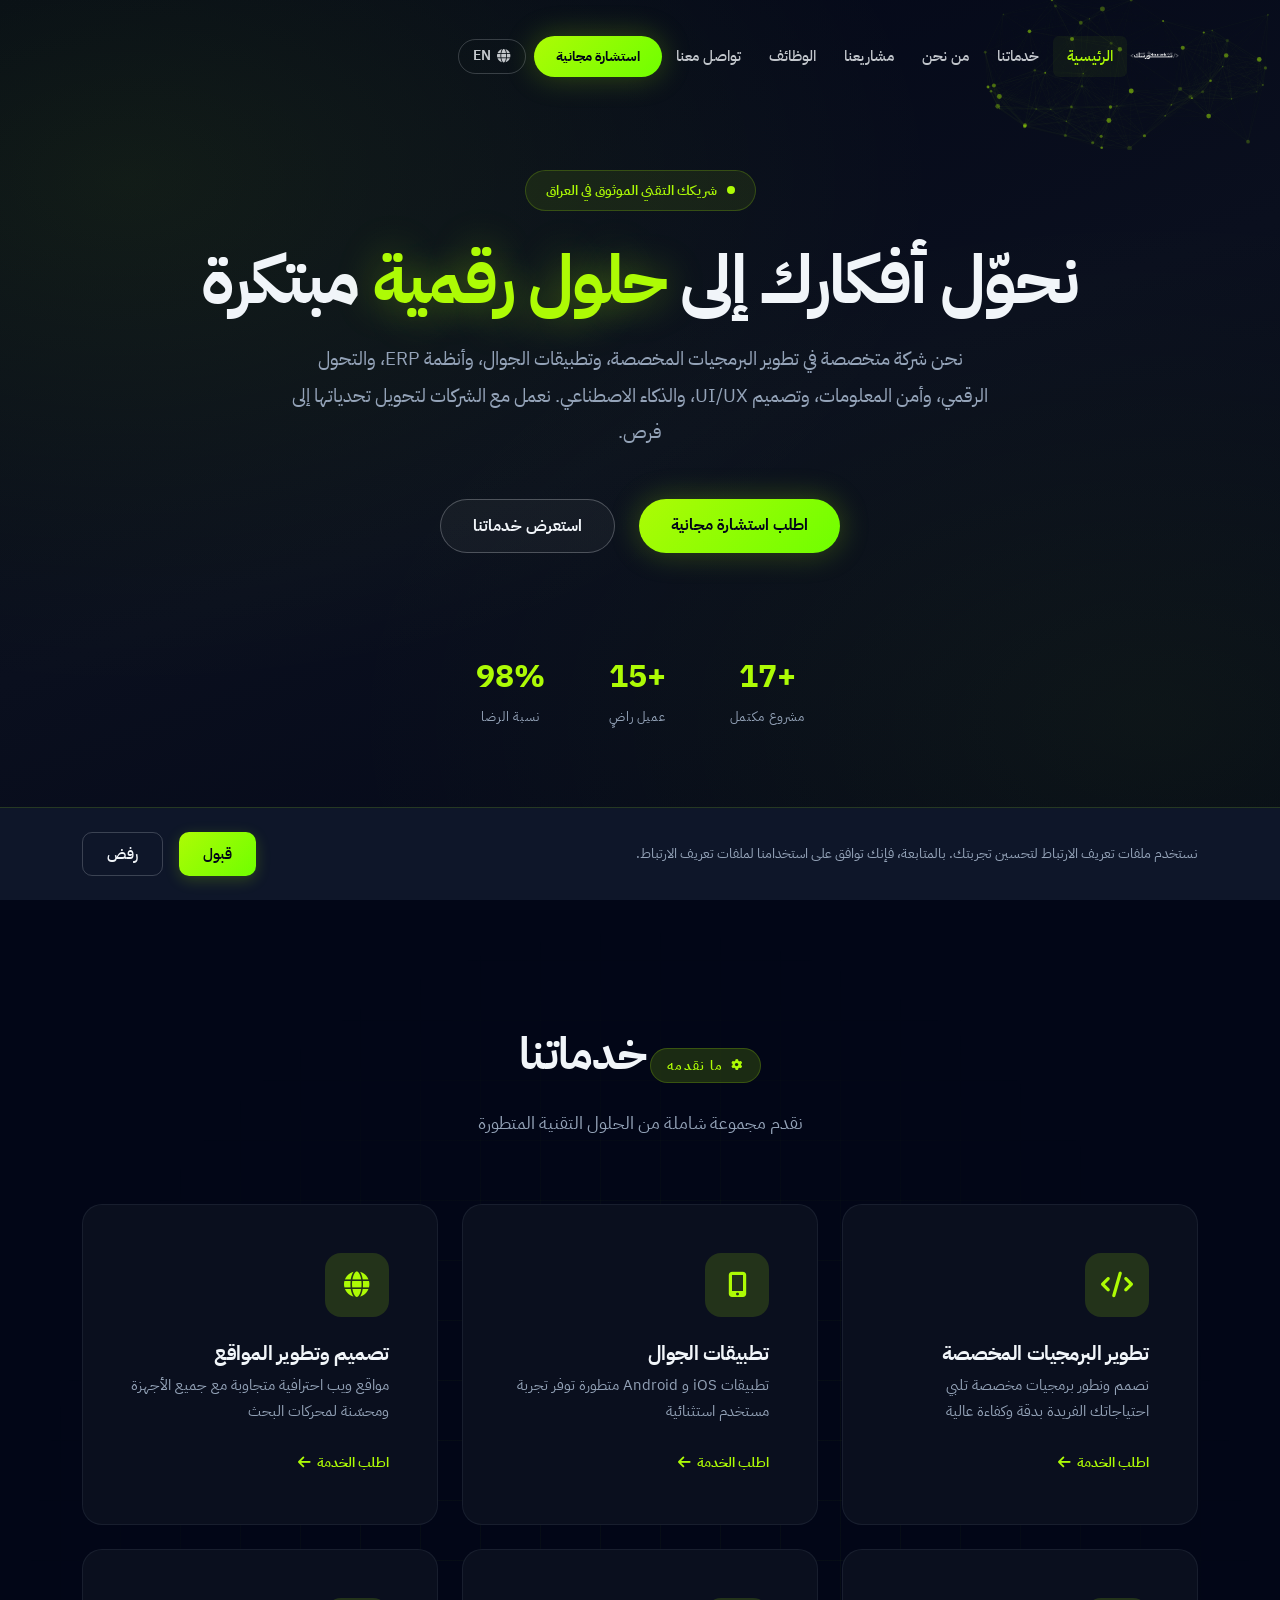
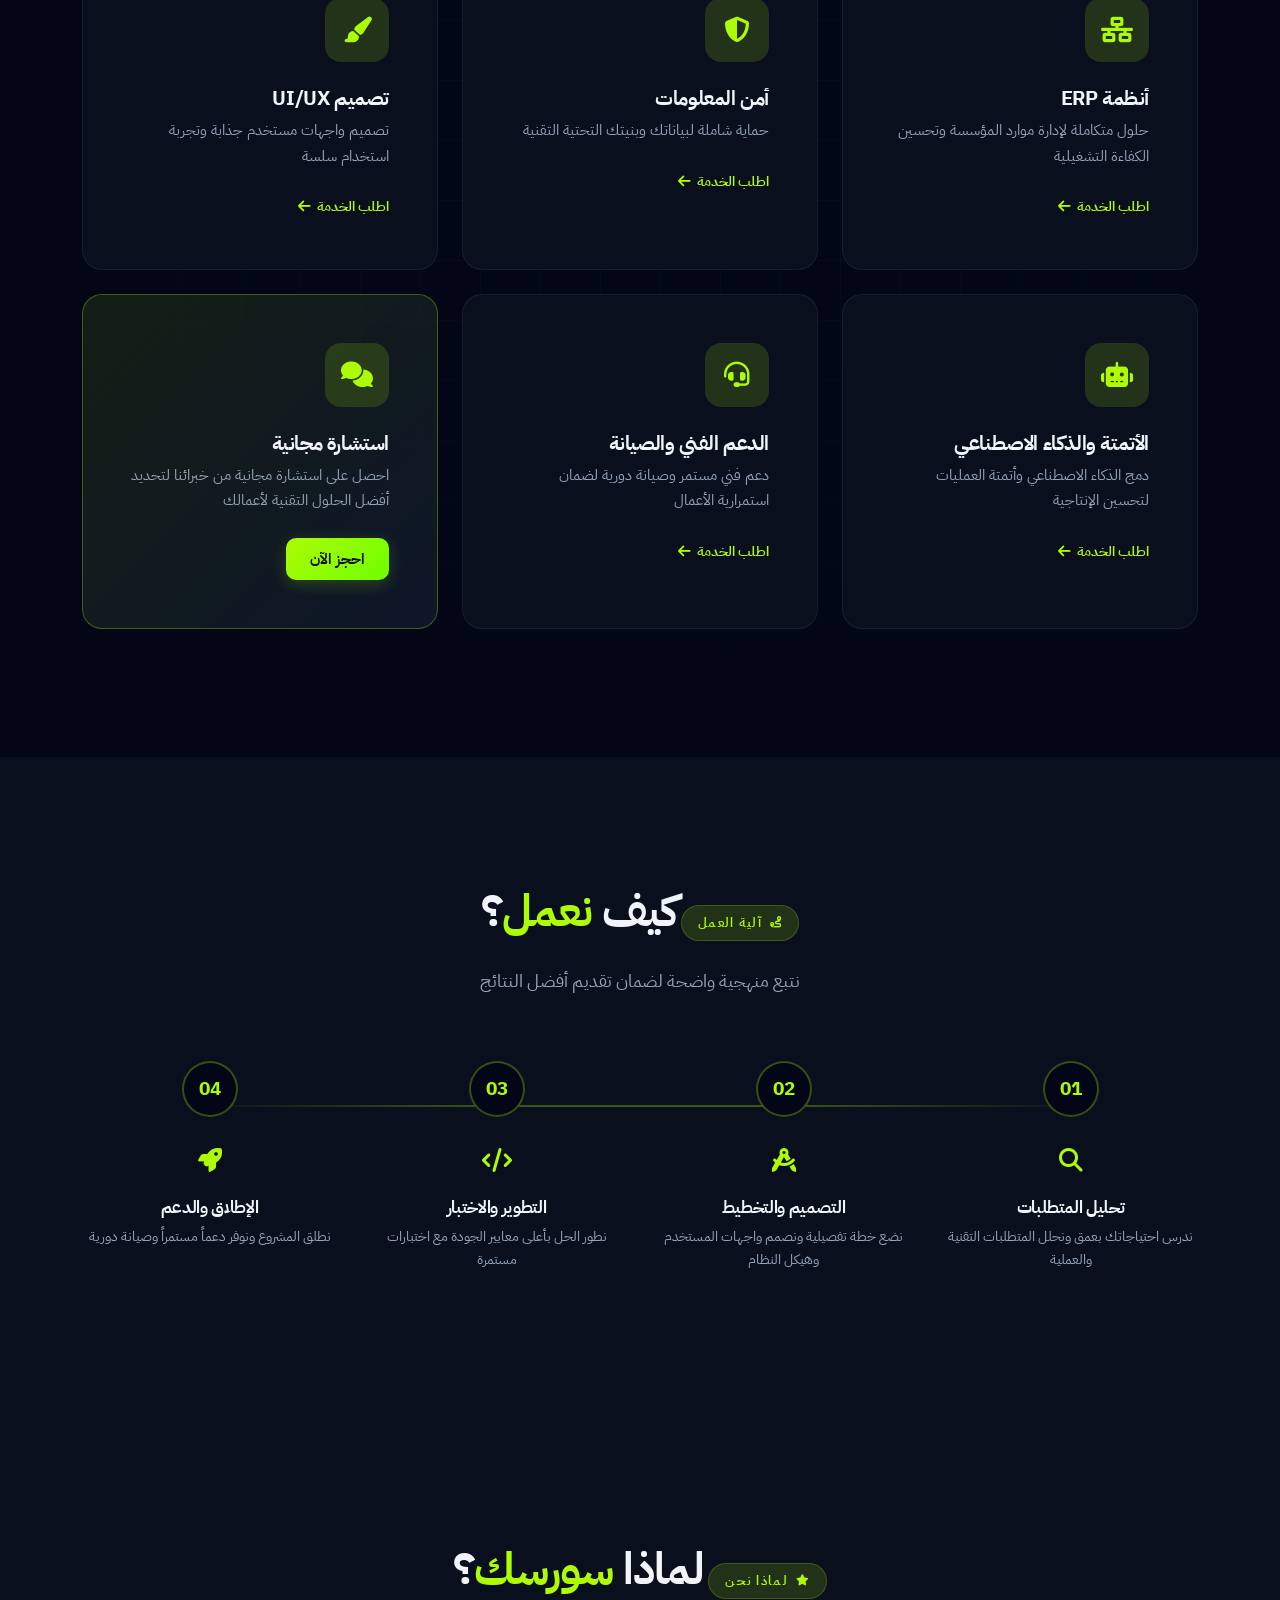
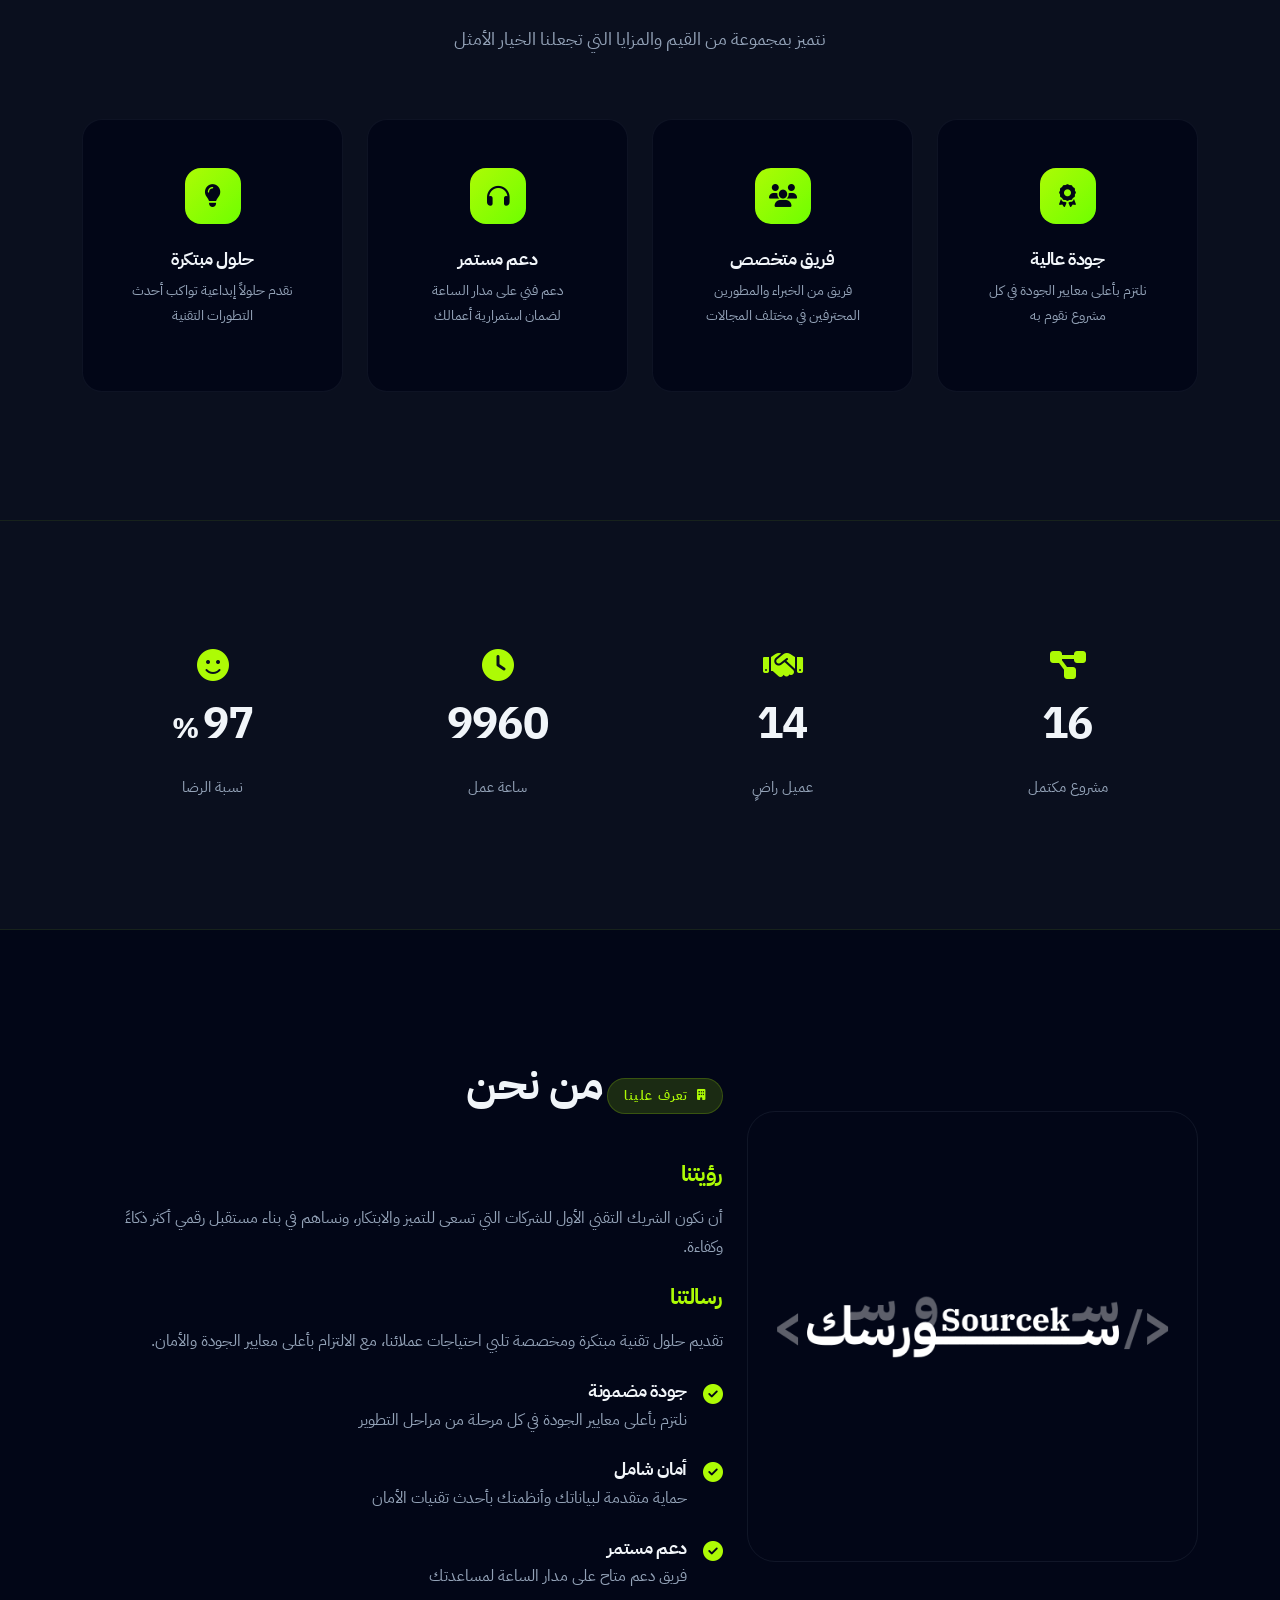
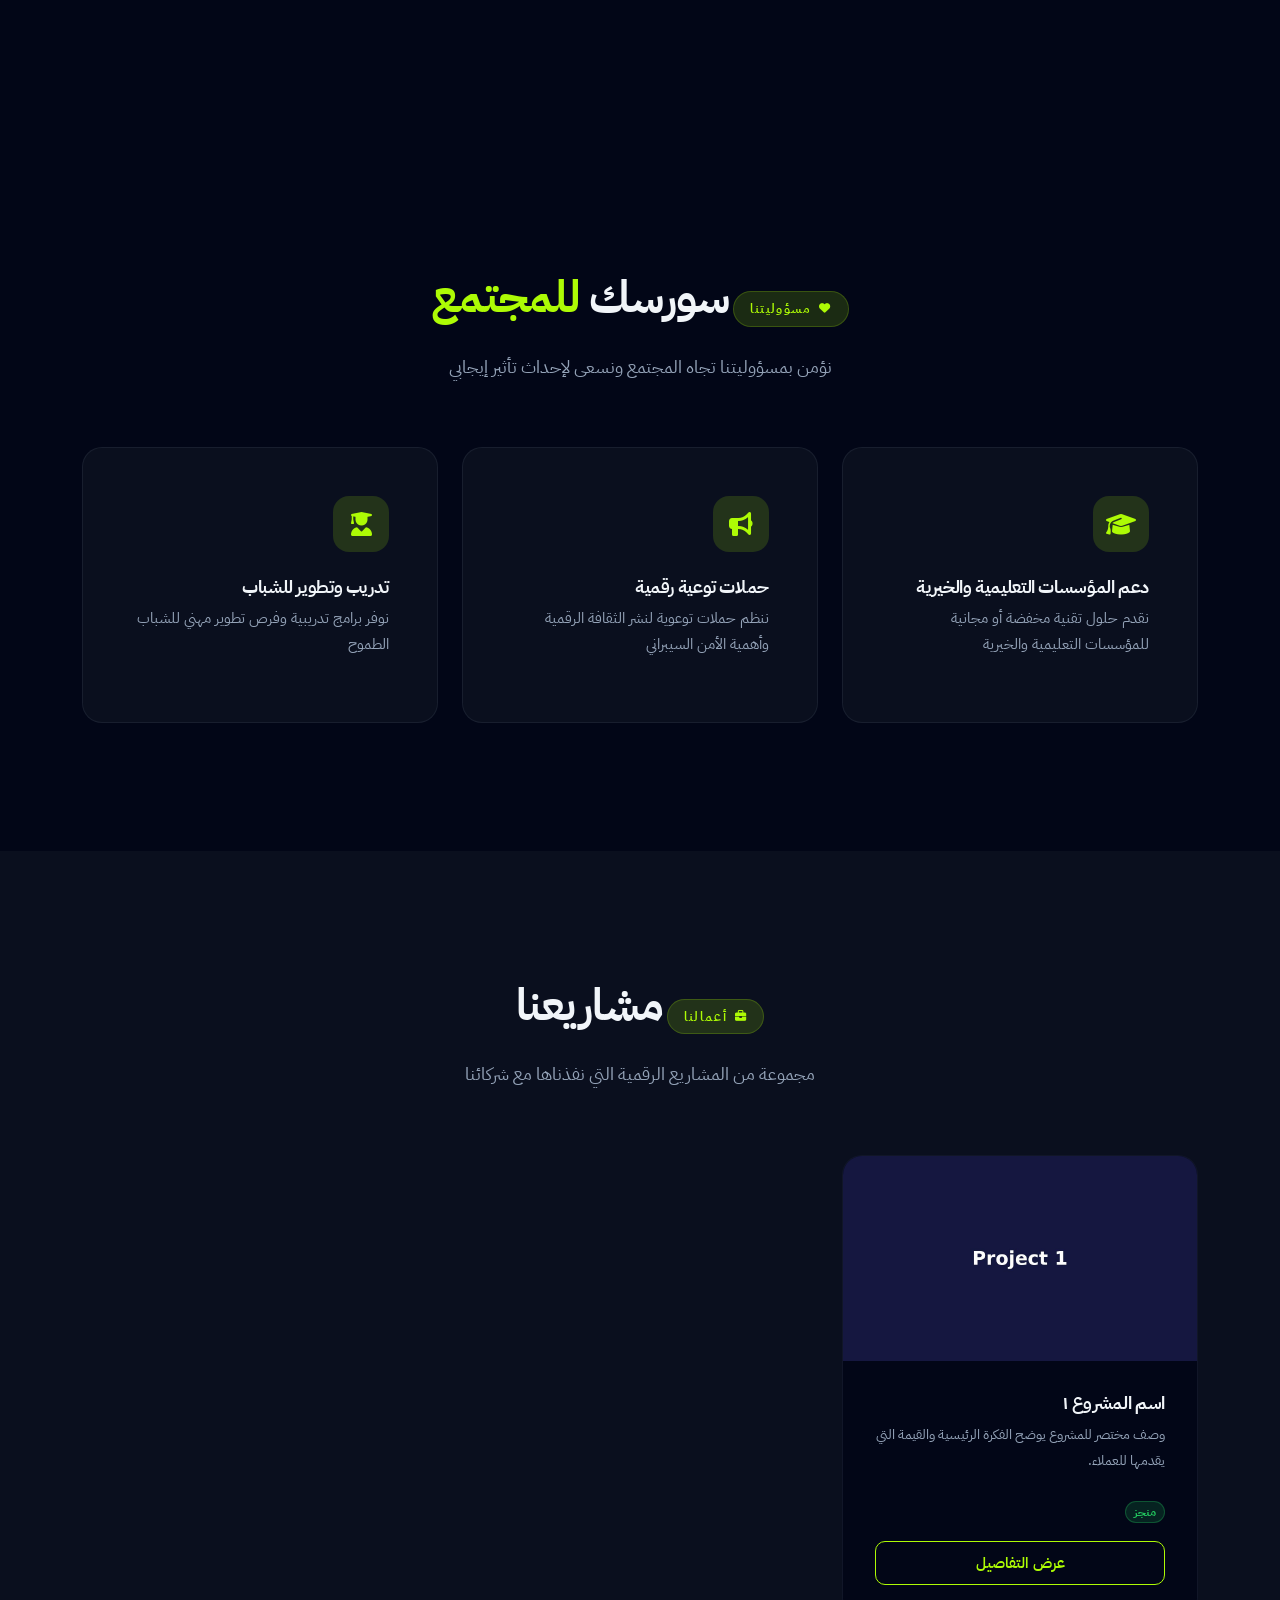
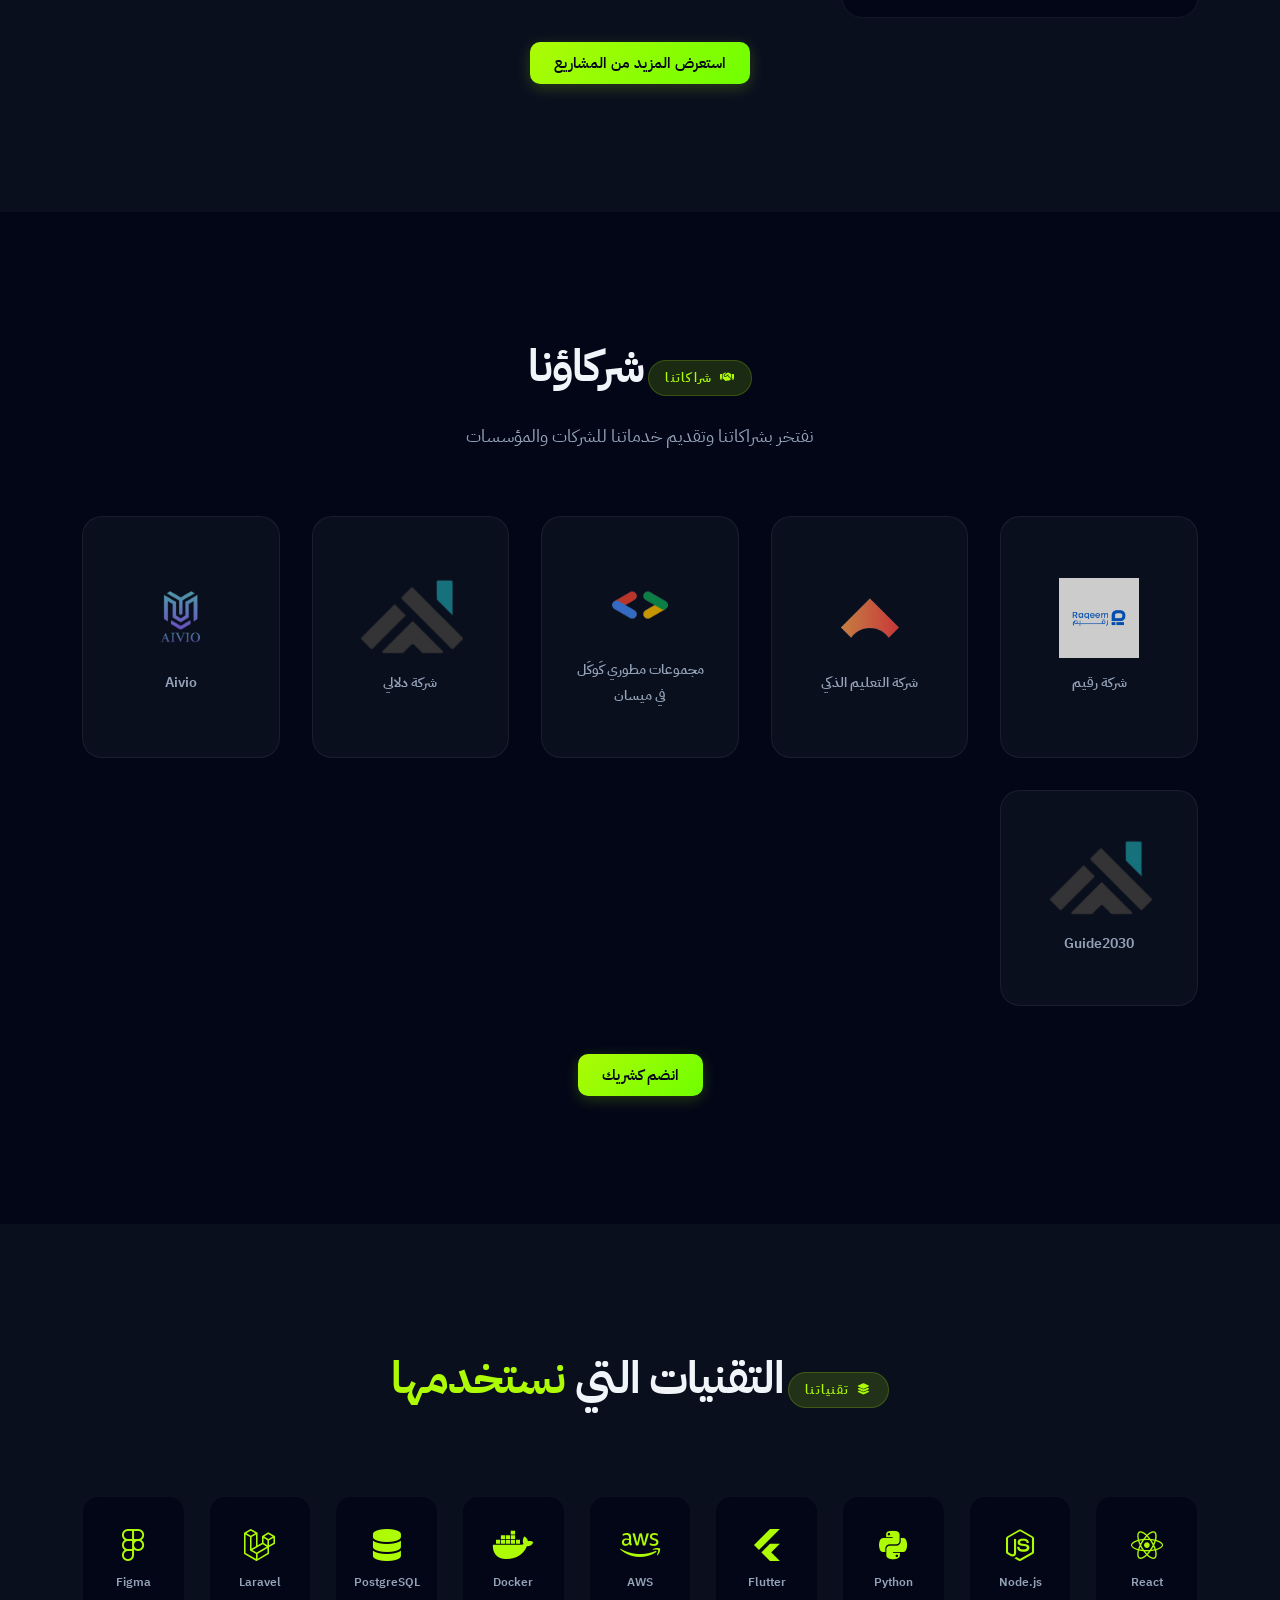
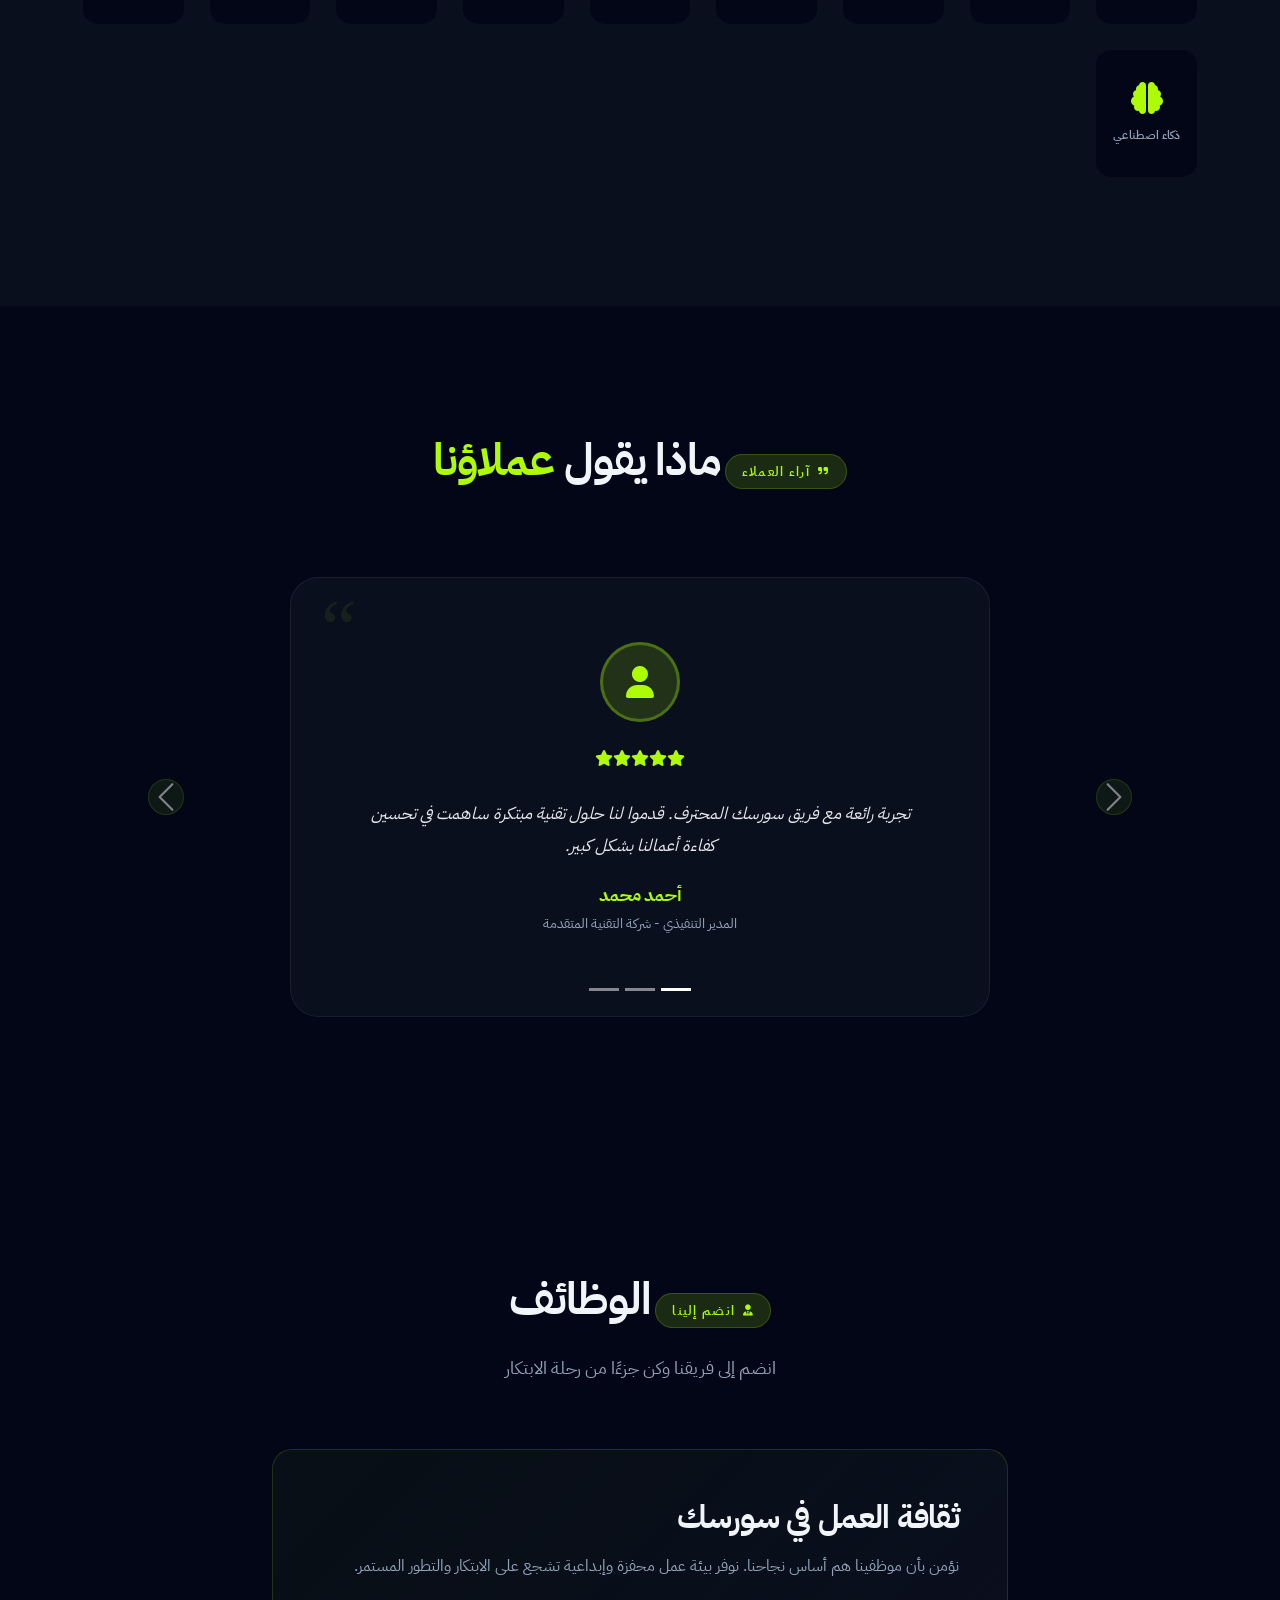
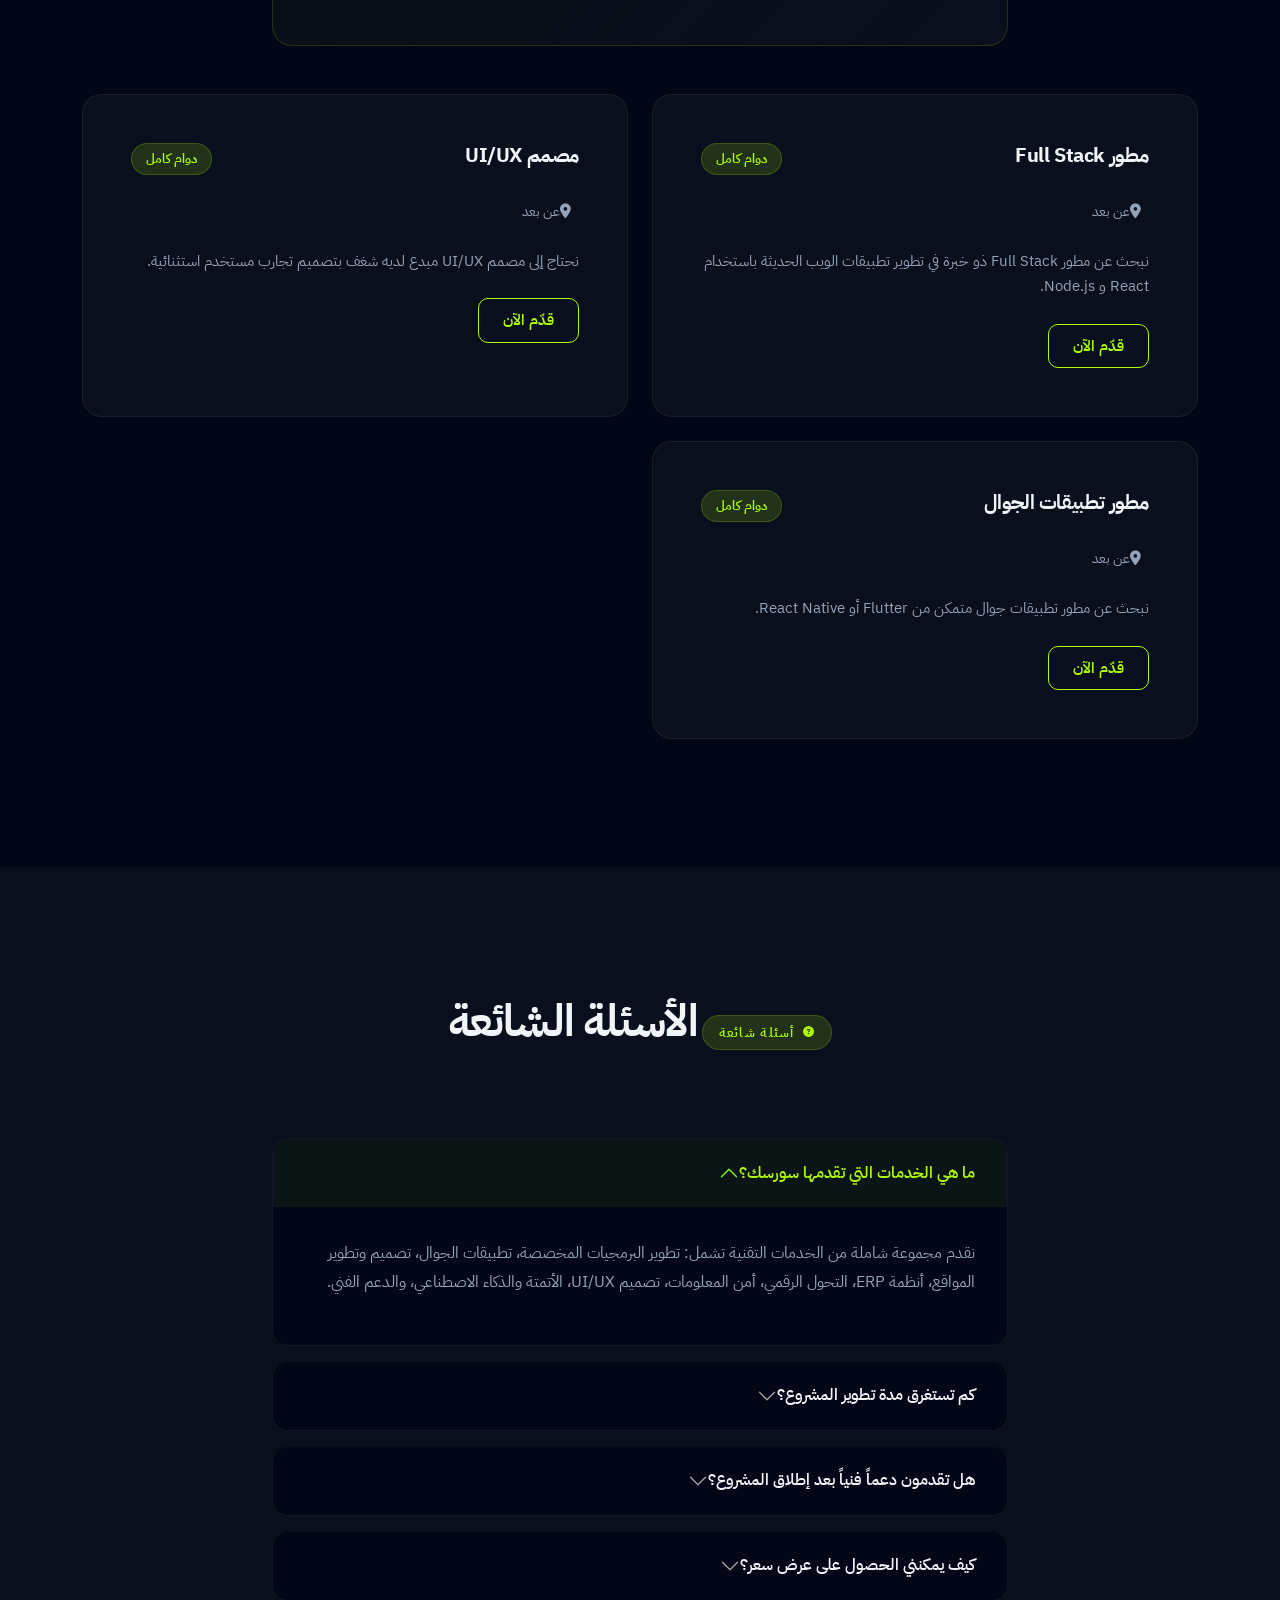
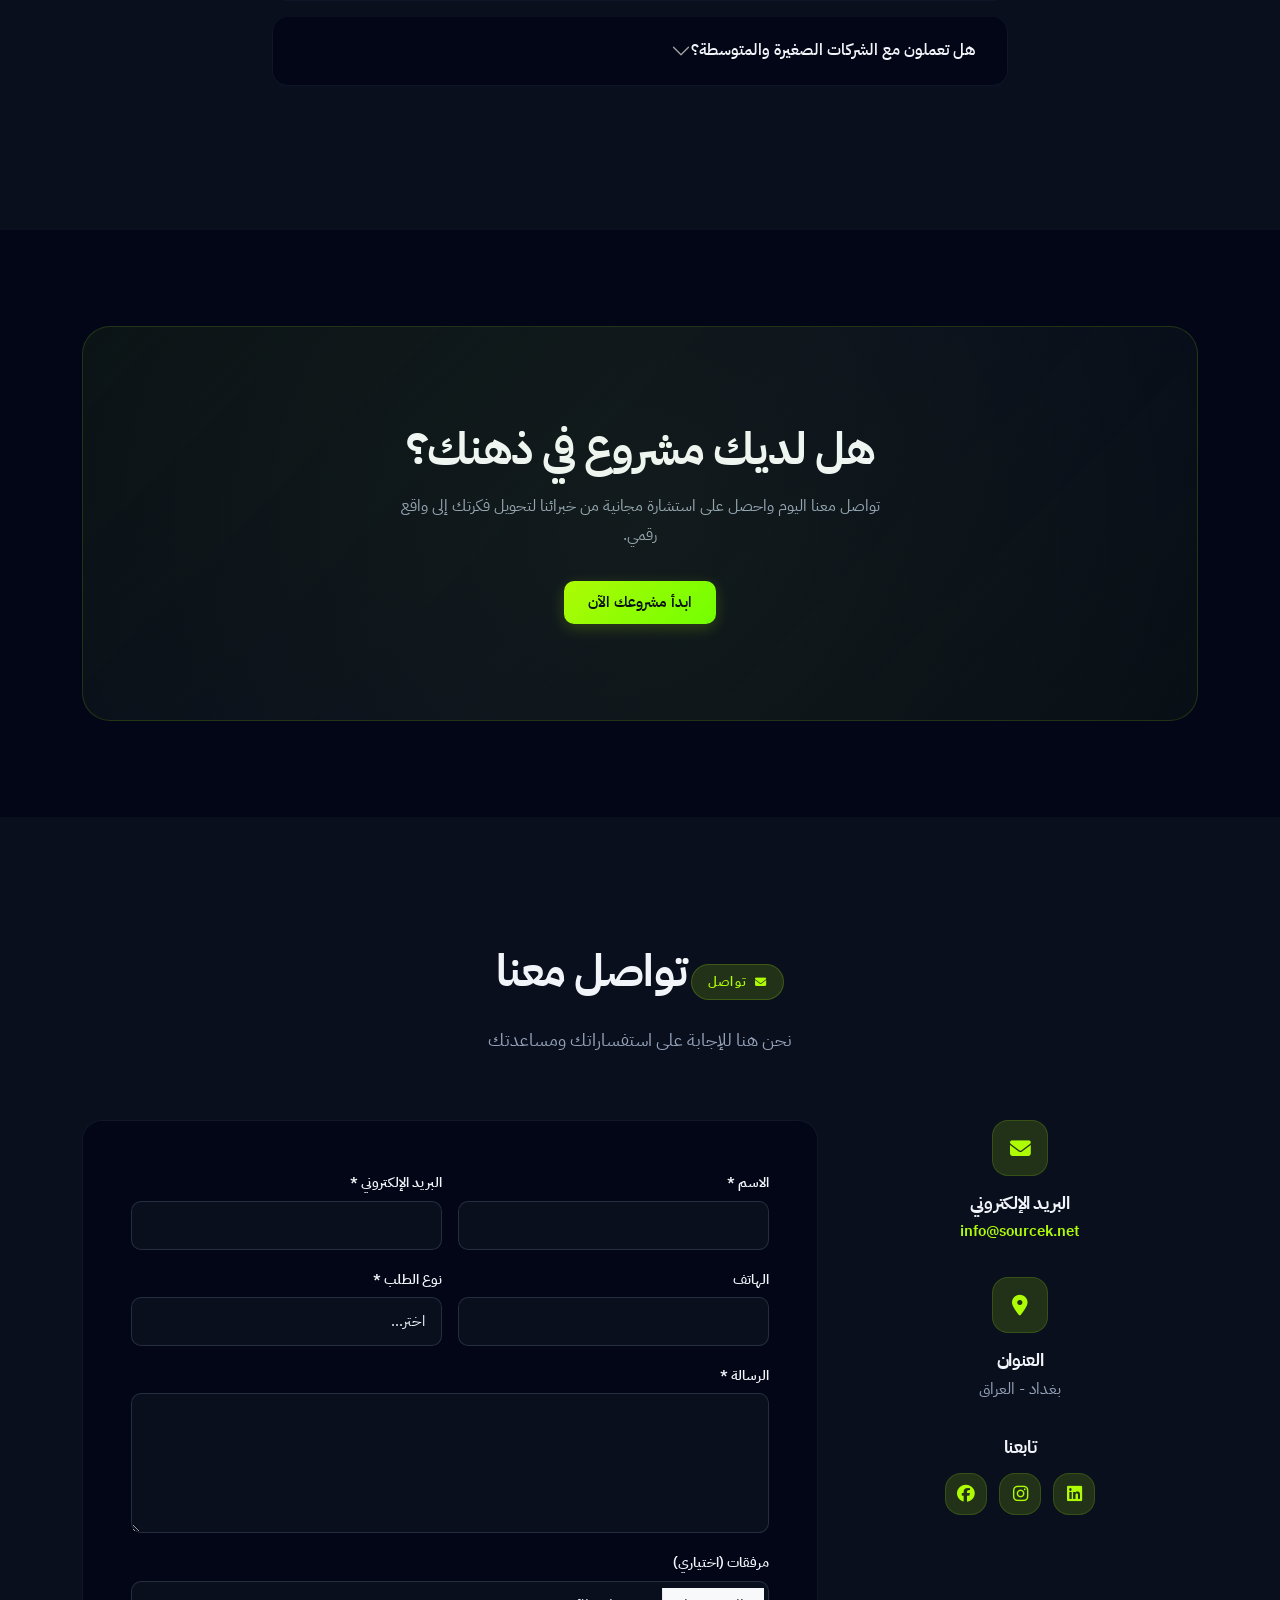
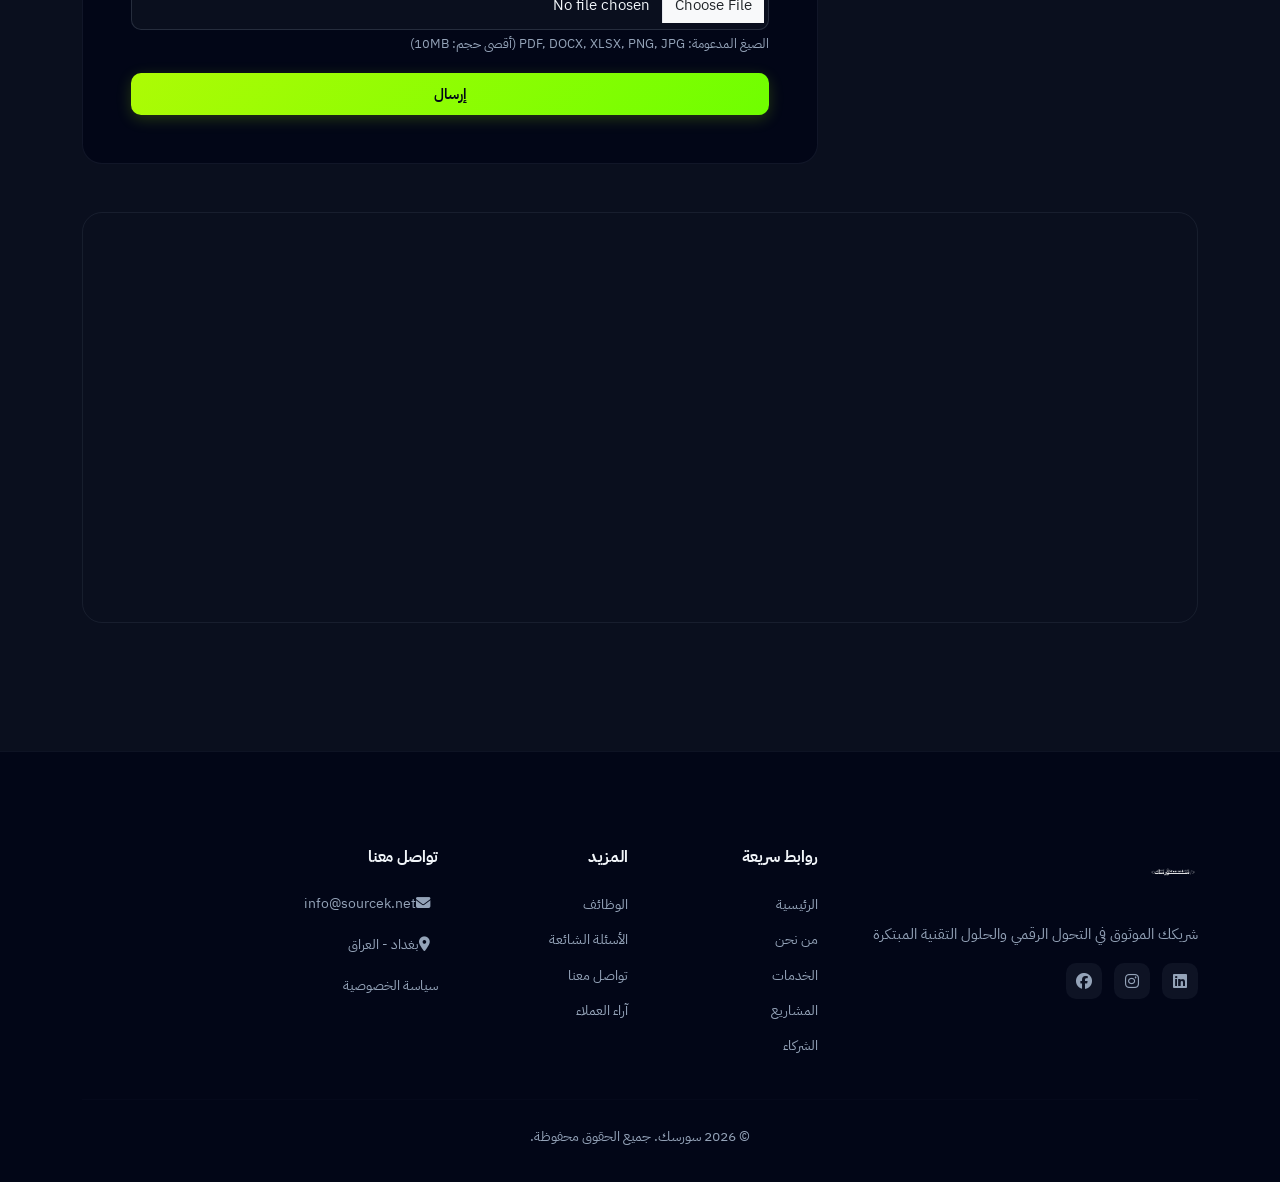
<file: index.html>
<!DOCTYPE html>
<html lang="ar" dir="rtl">
<head>
    <meta charset="UTF-8">
    <meta name="viewport" content="width=device-width, initial-scale=1.0">
    
    <!-- Security Headers -->
    <meta http-equiv="X-Content-Type-Options" content="nosniff">
    <meta http-equiv="X-Frame-Options" content="SAMEORIGIN">
    <meta name="referrer" content="strict-origin-when-cross-origin">
    
    <!-- SEO Meta Tags -->
    <title data-ar="سورسك - شريكك في التحول الرقمي والتطوير البرمجي" data-en="Sourcek - Your Partner in Digital Transformation and Software Development">سورسك - شريكك في التحول الرقمي والتطوير البرمجي</title>
    <meta name="description" data-ar="سورسك شركة رائدة في تطوير البرمجيات المخصصة، تطبيقات الجوال، أنظمة ERP، الذكاء الاصطناعي والتحول الرقمي. نقدم حلول تقنية مبتكرة تدعم نمو أعمالك." data-en="Sourcek is a leading company in custom software development, mobile applications, ERP systems, artificial intelligence and digital transformation." content="سورسك شركة رائدة في تطوير البرمجيات المخصصة، تطبيقات الجوال، أنظمة ERP، الذكاء الاصطناعي والتحول الرقمي. نقدم حلول تقنية مبتكرة تدعم نمو أعمالك.">
    <meta name="keywords" content="تطوير البرمجيات, تطبيقات الجوال, ERP, التحول الرقمي, الذكاء الاصطناعي, أمن المعلومات, UI/UX, software development, mobile apps, digital transformation, AI">
    <meta name="author" content="Sourcek">
    <link rel="canonical" href="https://sourcek.net/">
    
    <!-- Open Graph -->
    <meta property="og:title" content="سورسك - شريكك في التحول الرقمي والتطوير البرمجي">
    <meta property="og:description" content="سورسك شركة رائدة في تطوير البرمجيات المخصصة، تطبيقات الجوال، أنظمة ERP، الذكاء الاصطناعي والتحول الرقمي.">
    <meta property="og:type" content="website">
    <meta property="og:url" content="https://sourcek.net/">
    <meta property="og:image" content="https://sourcek.net/assets/img/og-image.jpg">
    <meta property="og:locale" content="ar_AR">
    <meta property="og:locale:alternate" content="en_US">
    
    <!-- Twitter Card -->
    <meta name="twitter:card" content="summary_large_image">
    <meta name="twitter:title" content="سورسك - شريكك في التحول الرقمي والتطوير البرمجي">
    <meta name="twitter:description" content="سورسك شركة رائدة في تطوير البرمجيات المخصصة، تطبيقات الجوال، أنظمة ERP، الذكاء الاصطناعي والتحول الرقمي.">
    <meta name="twitter:image" content="https://sourcek.net/assets/img/twitter-card.jpg">
    
    <!-- Fonts -->
    <link rel="preconnect" href="https://fonts.googleapis.com">
    <link rel="preconnect" href="https://fonts.gstatic.com" crossorigin>
    <link href="https://fonts.googleapis.com/css2?family=IBM+Plex+Sans+Arabic:wght@300;400;500;600;700&family=Outfit:wght@300;400;500;600;700;800;900&family=JetBrains+Mono:wght@400;500&display=swap" rel="stylesheet">
    
    <!-- Bootstrap 5 CSS -->
    <link href="https://cdn.jsdelivr.net/npm/bootstrap@5.3.2/dist/css/bootstrap.min.css" rel="stylesheet" integrity="sha384-T3c6CoIi6uLrA9TneNEoa7RxnatzjcDSCmG1MXxSR1GAsXEV/Dwwykc2MPK8M2HN" crossorigin="anonymous">
    
    <!-- Font Awesome -->
    <link rel="stylesheet" href="https://cdnjs.cloudflare.com/ajax/libs/font-awesome/6.5.1/css/all.min.css" integrity="sha512-DTOQO9RWCH3ppGqcWaEA1BIZOC6xxalwEsw9c2QQeAIftl+Vegovlnee1c9QX4TctnWMn13TZye+giMm8e2LwA==" crossorigin="anonymous" referrerpolicy="no-referrer">
    
    <!-- Custom CSS -->
    <link rel="stylesheet" href="assets/css/main.css">
    
    <!-- Schema.org JSON-LD -->
    <script type="application/ld+json">
    {
      "@context": "https://schema.org",
      "@type": "Organization",
      "name": "Sourcek",
      "alternateName": "سورسك",
      "url": "https://sourcek.net",
      "logo": "https://sourcek.net/assets/img/logo.png",
      "email": "info@sourcek.net",
      "sameAs": [
        "https://www.linkedin.com/company/sourcek",
        "https://www.instagram.com/sourcek.iq",
        "https://www.facebook.com/people/Sourcek/61582160223405/"
      ],
      "contactPoint": {
        "@type": "ContactPoint",
        "email": "info@sourcek.net",
        "contactType": "Customer Service",
        "availableLanguage": ["Arabic", "English"]
      }
    }
    </script>
</head>
<body>
    
    <!-- Cookie Consent Banner -->
    <div id="cookieConsent" class="cookie-consent" style="display: none;">
        <div class="container">
            <div class="cookie-content">
                <p data-ar="نستخدم ملفات تعريف الارتباط لتحسين تجربتك. بالمتابعة، فإنك توافق على استخدامنا لملفات تعريف الارتباط." data-en="We use cookies to improve your experience. By continuing, you agree to our use of cookies.">نستخدم ملفات تعريف الارتباط لتحسين تجربتك. بالمتابعة، فإنك توافق على استخدامنا لملفات تعريف الارتباط.</p>
                <div class="cookie-buttons">
                    <button id="acceptCookies" class="btn btn-primary btn-sm" data-ar="قبول" data-en="Accept">قبول</button>
                    <button id="rejectCookies" class="btn btn-outline-light btn-sm" data-ar="رفض" data-en="Reject">رفض</button>
                </div>
            </div>
        </div>
    </div>

    <!-- Back to Top Button -->
    <button id="backToTop" aria-label="Back to top" style="position:fixed;bottom:30px;right:30px;z-index:999;width:46px;height:46px;border-radius:50%;background:rgba(173,251,5,0.12);border:1px solid rgba(173,251,5,0.25);color:#adfb05;font-size:1.1rem;cursor:pointer;opacity:0;pointer-events:none;transition:all 0.3s ease;display:flex;align-items:center;justify-content:center;backdrop-filter:blur(10px);">
        <i class="fas fa-arrow-up"></i>
    </button>
    <style>#backToTop.visible{opacity:1;pointer-events:auto}#backToTop:hover{background:#adfb05;color:#020617;transform:translateY(-3px);box-shadow:0 0 25px rgba(173,251,5,0.3)}</style>

    <!-- Navbar -->
    <nav class="navbar navbar-expand-lg navbar-dark fixed-top" id="mainNav">
        <div class="container">
            <a class="navbar-brand" href="#home">
                <img src="./assets/img/logo.png" alt="Sourcek Logo" height="55">
            </a>
            
            <button class="navbar-toggler" type="button" data-bs-toggle="collapse" data-bs-target="#navbarNav" aria-controls="navbarNav" aria-expanded="false" aria-label="Toggle navigation">
                <span class="navbar-toggler-icon"></span>
            </button>
            
            <div class="collapse navbar-collapse" id="navbarNav">
                <ul class="navbar-nav ms-auto align-items-center">
                    <li class="nav-item">
                        <a class="nav-link" href="#home" data-ar="الرئيسية" data-en="Home">الرئيسية</a>
                    </li>
                    <li class="nav-item">
                        <a class="nav-link" href="#services" data-ar="خدماتنا" data-en="Services">خدماتنا</a>
                    </li>
                    <li class="nav-item">
                        <a class="nav-link" href="#about" data-ar="من نحن" data-en="About">من نحن</a>
                    </li>
                    <li class="nav-item">
                        <a class="nav-link" href="#projects" data-ar="مشاريعنا" data-en="Projects">مشاريعنا</a>
                    </li>
                    <li class="nav-item">
                        <a class="nav-link" href="#careers" data-ar="الوظائف" data-en="Careers">الوظائف</a>
                    </li>
                    <li class="nav-item">
                        <a class="nav-link" href="#contact" data-ar="تواصل معنا" data-en="Contact">تواصل معنا</a>
                    </li>
                    <li class="nav-item ms-2">
                        <a href="#contact" class="btn cta-btn" data-ar="استشارة مجانية" data-en="Free Consultation">استشارة مجانية</a>
                    </li>
                    <li class="nav-item ms-2">
                        <div class="language-switcher">
                            <button id="langSwitcher" class="btn btn-sm">
                                <i class="fas fa-globe"></i>
                                <span id="currentLang">EN</span>
                            </button>
                        </div>
                    </li>
                </ul>
            </div>
        </div>
    </nav>

    <!-- ==================== HERO SECTION ==================== -->
    <section id="home" class="hero-section">
        <canvas id="heroParticles"></canvas>
        <div class="container">
            <div class="row align-items-center min-vh-100">
                <div class="col-lg-10 mx-auto text-center hero-content">
                    <div class="hero-eyebrow">
                        <span class="pulse-dot"></span>
                        <span data-ar="شريكك التقني الموثوق في العراق" data-en="Your Trusted Tech Partner in Iraq">شريكك التقني الموثوق في العراق</span>
                    </div>
                    <h1 class="hero-title" data-ar="نحوّل أفكارك إلى <span class='text-glow'>حلول رقمية</span> مبتكرة" data-en="We Transform Your Ideas Into <span class='text-glow'>Digital Solutions</span>">نحوّل أفكارك إلى <span class="text-glow">حلول رقمية</span> مبتكرة</h1>
                    <p class="hero-subtitle" data-ar="نحن شركة متخصصة في تطوير البرمجيات المخصصة، وتطبيقات الجوال، وأنظمة ERP، والتحول الرقمي، وأمن المعلومات، وتصميم UI/UX، والذكاء الاصطناعي. نعمل مع الشركات لتحويل تحدياتها إلى فرص." data-en="We specialize in custom software, mobile apps, ERP systems, digital transformation, cybersecurity, UI/UX design, and AI. We help businesses turn challenges into opportunities.">نحن شركة متخصصة في تطوير البرمجيات المخصصة، وتطبيقات الجوال، وأنظمة ERP، والتحول الرقمي، وأمن المعلومات، وتصميم UI/UX، والذكاء الاصطناعي. نعمل مع الشركات لتحويل تحدياتها إلى فرص.</p>
                    <div class="hero-cta">
                        <a href="#contact" class="btn btn-primary btn-lg" data-ar="اطلب استشارة مجانية" data-en="Request Free Consultation">اطلب استشارة مجانية</a>
                        <a href="#services" class="btn btn-outline-light btn-lg" data-ar="استعرض خدماتنا" data-en="Explore Our Services">استعرض خدماتنا</a>
                    </div>
                    <div class="hero-stats">
                        <div class="hero-stat">
                            <span class="hero-stat-number" data-ar="+17" data-en="17+">+17</span>
                            <span class="hero-stat-label" data-ar="مشروع مكتمل" data-en="Projects Delivered">مشروع مكتمل</span>
                        </div>
                        <div class="hero-stat">
                            <span class="hero-stat-number" data-ar="+15" data-en="15+">+15</span>
                            <span class="hero-stat-label" data-ar="عميل راضٍ" data-en="Happy Clients">عميل راضٍ</span>
                        </div>
                        <div class="hero-stat">
                            <span class="hero-stat-number" data-ar="98%" data-en="98%">98%</span>
                            <span class="hero-stat-label" data-ar="نسبة الرضا" data-en="Satisfaction Rate">نسبة الرضا</span>
                        </div>
                    </div>
                </div>
            </div>
        </div>
        <div class="scroll-indicator">
            <a href="#services" class="scroll-down"><i class="fas fa-chevron-down"></i></a>
        </div>
    </section>

    <!-- ==================== SERVICES SECTION ==================== -->
    <section id="services" class="services-section">
        <div class="grid-bg"></div>
        <div class="container">
            <div class="section-header text-center reveal">
                <span class="section-badge"><i class="fas fa-cog"></i> <span data-ar="ما نقدمه" data-en="What We Offer">ما نقدمه</span></span>
                <h2 class="section-title" data-ar="خدماتنا" data-en="Our Services">خدماتنا</h2>
                <p class="section-subtitle" data-ar="نقدم مجموعة شاملة من الحلول التقنية المتطورة" data-en="We offer a comprehensive range of advanced technical solutions">نقدم مجموعة شاملة من الحلول التقنية المتطورة</p>
            </div>
            
            <div class="row g-4">
                <div class="col-lg-4 col-md-6 reveal reveal-delay-1">
                    <div class="service-card">
                        <div class="service-icon"><i class="fas fa-code"></i></div>
                        <h3 class="service-title" data-ar="تطوير البرمجيات المخصصة" data-en="Custom Software Development">تطوير البرمجيات المخصصة</h3>
                        <p class="service-description" data-ar="نصمم ونطور برمجيات مخصصة تلبي احتياجاتك الفريدة بدقة وكفاءة عالية" data-en="We design and develop custom software that meets your unique needs with precision and high efficiency">نصمم ونطور برمجيات مخصصة تلبي احتياجاتك الفريدة بدقة وكفاءة عالية</p>
                        <a href="#contact" class="service-link" data-ar="اطلب الخدمة" data-en="Request Service">اطلب الخدمة <i class="fas fa-arrow-left ms-1"></i></a>
                    </div>
                </div>
                <div class="col-lg-4 col-md-6 reveal reveal-delay-2">
                    <div class="service-card">
                        <div class="service-icon"><i class="fas fa-mobile-alt"></i></div>
                        <h3 class="service-title" data-ar="تطبيقات الجوال" data-en="Mobile Applications">تطبيقات الجوال</h3>
                        <p class="service-description" data-ar="تطبيقات iOS و Android متطورة توفر تجربة مستخدم استثنائية" data-en="Advanced iOS and Android apps with an exceptional user experience">تطبيقات iOS و Android متطورة توفر تجربة مستخدم استثنائية</p>
                        <a href="#contact" class="service-link" data-ar="اطلب الخدمة" data-en="Request Service">اطلب الخدمة <i class="fas fa-arrow-left ms-1"></i></a>
                    </div>
                </div>
                <div class="col-lg-4 col-md-6 reveal reveal-delay-3">
                    <div class="service-card">
                        <div class="service-icon"><i class="fas fa-globe"></i></div>
                        <h3 class="service-title" data-ar="تصميم وتطوير المواقع" data-en="Web Design & Development">تصميم وتطوير المواقع</h3>
                        <p class="service-description" data-ar="مواقع ويب احترافية متجاوبة مع جميع الأجهزة ومحسّنة لمحركات البحث" data-en="Professional responsive websites optimized for search engines">مواقع ويب احترافية متجاوبة مع جميع الأجهزة ومحسّنة لمحركات البحث</p>
                        <a href="#contact" class="service-link" data-ar="اطلب الخدمة" data-en="Request Service">اطلب الخدمة <i class="fas fa-arrow-left ms-1"></i></a>
                    </div>
                </div>
                <div class="col-lg-4 col-md-6 reveal reveal-delay-1">
                    <div class="service-card">
                        <div class="service-icon"><i class="fas fa-network-wired"></i></div>
                        <h3 class="service-title" data-ar="أنظمة ERP" data-en="ERP Systems">أنظمة ERP</h3>
                        <p class="service-description" data-ar="حلول متكاملة لإدارة موارد المؤسسة وتحسين الكفاءة التشغيلية" data-en="Integrated solutions for enterprise resource management and operational efficiency">حلول متكاملة لإدارة موارد المؤسسة وتحسين الكفاءة التشغيلية</p>
                        <a href="#contact" class="service-link" data-ar="اطلب الخدمة" data-en="Request Service">اطلب الخدمة <i class="fas fa-arrow-left ms-1"></i></a>
                    </div>
                </div>
                <div class="col-lg-4 col-md-6 reveal reveal-delay-2">
                    <div class="service-card">
                        <div class="service-icon"><i class="fas fa-shield-alt"></i></div>
                        <h3 class="service-title" data-ar="أمن المعلومات" data-en="Information Security">أمن المعلومات</h3>
                        <p class="service-description" data-ar="حماية شاملة لبياناتك وبنيتك التحتية التقنية" data-en="Comprehensive protection for your data and technical infrastructure">حماية شاملة لبياناتك وبنيتك التحتية التقنية</p>
                        <a href="#contact" class="service-link" data-ar="اطلب الخدمة" data-en="Request Service">اطلب الخدمة <i class="fas fa-arrow-left ms-1"></i></a>
                    </div>
                </div>
                <div class="col-lg-4 col-md-6 reveal reveal-delay-3">
                    <div class="service-card">
                        <div class="service-icon"><i class="fas fa-paint-brush"></i></div>
                        <h3 class="service-title" data-ar="تصميم UI/UX" data-en="UI/UX Design">تصميم UI/UX</h3>
                        <p class="service-description" data-ar="تصميم واجهات مستخدم جذابة وتجربة استخدام سلسة" data-en="Attractive user interface design and smooth user experience">تصميم واجهات مستخدم جذابة وتجربة استخدام سلسة</p>
                        <a href="#contact" class="service-link" data-ar="اطلب الخدمة" data-en="Request Service">اطلب الخدمة <i class="fas fa-arrow-left ms-1"></i></a>
                    </div>
                </div>
                <div class="col-lg-4 col-md-6 reveal reveal-delay-1">
                    <div class="service-card">
                        <div class="service-icon"><i class="fas fa-robot"></i></div>
                        <h3 class="service-title" data-ar="الأتمتة والذكاء الاصطناعي" data-en="Automation & AI">الأتمتة والذكاء الاصطناعي</h3>
                        <p class="service-description" data-ar="دمج الذكاء الاصطناعي وأتمتة العمليات لتحسين الإنتاجية" data-en="AI integration and process automation to improve productivity">دمج الذكاء الاصطناعي وأتمتة العمليات لتحسين الإنتاجية</p>
                        <a href="#contact" class="service-link" data-ar="اطلب الخدمة" data-en="Request Service">اطلب الخدمة <i class="fas fa-arrow-left ms-1"></i></a>
                    </div>
                </div>
                <div class="col-lg-4 col-md-6 reveal reveal-delay-2">
                    <div class="service-card">
                        <div class="service-icon"><i class="fas fa-headset"></i></div>
                        <h3 class="service-title" data-ar="الدعم الفني والصيانة" data-en="Technical Support & Maintenance">الدعم الفني والصيانة</h3>
                        <p class="service-description" data-ar="دعم فني مستمر وصيانة دورية لضمان استمرارية الأعمال" data-en="Continuous technical support and maintenance for business continuity">دعم فني مستمر وصيانة دورية لضمان استمرارية الأعمال</p>
                        <a href="#contact" class="service-link" data-ar="اطلب الخدمة" data-en="Request Service">اطلب الخدمة <i class="fas fa-arrow-left ms-1"></i></a>
                    </div>
                </div>
                <div class="col-lg-4 col-md-6 reveal reveal-delay-3">
                    <div class="service-card service-card-highlight">
                        <div class="service-icon"><i class="fas fa-comments"></i></div>
                        <h3 class="service-title" data-ar="استشارة مجانية" data-en="Free Consultation">استشارة مجانية</h3>
                        <p class="service-description" data-ar="احصل على استشارة مجانية من خبرائنا لتحديد أفضل الحلول التقنية لأعمالك" data-en="Get a free consultation from our experts to identify the best solutions for your business">احصل على استشارة مجانية من خبرائنا لتحديد أفضل الحلول التقنية لأعمالك</p>
                        <a href="#contact" class="btn btn-primary" data-ar="احجز الآن" data-en="Book Now">احجز الآن</a>
                    </div>
                </div>
            </div>
        </div>
    </section>

    <!-- ==================== HOW WE WORK (NEW) ==================== -->
    <section id="process" class="process-section">
        <div class="container">
            <div class="section-header text-center reveal">
                <span class="section-badge"><i class="fas fa-route"></i> <span data-ar="آلية العمل" data-en="Our Process">آلية العمل</span></span>
                <h2 class="section-title" data-ar="كيف <span class='highlight'>نعمل</span>؟" data-en="How We <span class='highlight'>Work</span>?">كيف <span class="highlight">نعمل</span>؟</h2>
                <p class="section-subtitle" data-ar="نتبع منهجية واضحة لضمان تقديم أفضل النتائج" data-en="We follow a clear methodology to ensure the best results">نتبع منهجية واضحة لضمان تقديم أفضل النتائج</p>
            </div>
            <div class="process-timeline reveal">
                <div class="process-step">
                    <div class="process-number">01</div>
                    <div class="process-step-icon"><i class="fas fa-search"></i></div>
                    <h4 data-ar="تحليل المتطلبات" data-en="Requirements Analysis">تحليل المتطلبات</h4>
                    <p data-ar="ندرس احتياجاتك بعمق ونحلل المتطلبات التقنية والعملية" data-en="We deeply study your needs and analyze technical and business requirements">ندرس احتياجاتك بعمق ونحلل المتطلبات التقنية والعملية</p>
                </div>
                <div class="process-step">
                    <div class="process-number">02</div>
                    <div class="process-step-icon"><i class="fas fa-drafting-compass"></i></div>
                    <h4 data-ar="التصميم والتخطيط" data-en="Design & Planning">التصميم والتخطيط</h4>
                    <p data-ar="نضع خطة تفصيلية ونصمم واجهات المستخدم وهيكل النظام" data-en="We create a detailed plan and design user interfaces and system architecture">نضع خطة تفصيلية ونصمم واجهات المستخدم وهيكل النظام</p>
                </div>
                <div class="process-step">
                    <div class="process-number">03</div>
                    <div class="process-step-icon"><i class="fas fa-code"></i></div>
                    <h4 data-ar="التطوير والاختبار" data-en="Development & Testing">التطوير والاختبار</h4>
                    <p data-ar="نطور الحل بأعلى معايير الجودة مع اختبارات مستمرة" data-en="We develop with highest quality standards and continuous testing">نطور الحل بأعلى معايير الجودة مع اختبارات مستمرة</p>
                </div>
                <div class="process-step">
                    <div class="process-number">04</div>
                    <div class="process-step-icon"><i class="fas fa-rocket"></i></div>
                    <h4 data-ar="الإطلاق والدعم" data-en="Launch & Support">الإطلاق والدعم</h4>
                    <p data-ar="نطلق المشروع ونوفر دعماً مستمراً وصيانة دورية" data-en="We launch the project and provide ongoing support and maintenance">نطلق المشروع ونوفر دعماً مستمراً وصيانة دورية</p>
                </div>
            </div>
        </div>
    </section>

    <!-- ==================== WHY SOURCEK ==================== -->
    <section class="why-sourcek-section">
        <div class="container">
            <div class="section-header text-center reveal">
                <span class="section-badge"><i class="fas fa-star"></i> <span data-ar="لماذا نحن" data-en="Why Us">لماذا نحن</span></span>
                <h2 class="section-title" data-ar="لماذا <span class='highlight'>سورسك</span>؟" data-en="Why <span class='highlight'>Sourcek</span>?">لماذا <span class="highlight">سورسك</span>؟</h2>
                <p class="section-subtitle" data-ar="نتميز بمجموعة من القيم والمزايا التي تجعلنا الخيار الأمثل" data-en="We are distinguished by values and advantages that make us the optimal choice">نتميز بمجموعة من القيم والمزايا التي تجعلنا الخيار الأمثل</p>
            </div>
            <div class="row g-4">
                <div class="col-lg-3 col-md-6 reveal reveal-delay-1">
                    <div class="value-card">
                        <div class="value-icon"><i class="fas fa-award"></i></div>
                        <h4 class="value-title" data-ar="جودة عالية" data-en="High Quality">جودة عالية</h4>
                        <p class="value-description" data-ar="نلتزم بأعلى معايير الجودة في كل مشروع نقوم به" data-en="We adhere to the highest quality standards in every project">نلتزم بأعلى معايير الجودة في كل مشروع نقوم به</p>
                    </div>
                </div>
                <div class="col-lg-3 col-md-6 reveal reveal-delay-2">
                    <div class="value-card">
                        <div class="value-icon"><i class="fas fa-users"></i></div>
                        <h4 class="value-title" data-ar="فريق متخصص" data-en="Expert Team">فريق متخصص</h4>
                        <p class="value-description" data-ar="فريق من الخبراء والمطورين المحترفين في مختلف المجالات" data-en="A team of experts and professional developers in various fields">فريق من الخبراء والمطورين المحترفين في مختلف المجالات</p>
                    </div>
                </div>
                <div class="col-lg-3 col-md-6 reveal reveal-delay-3">
                    <div class="value-card">
                        <div class="value-icon"><i class="fas fa-headphones"></i></div>
                        <h4 class="value-title" data-ar="دعم مستمر" data-en="24/7 Support">دعم مستمر</h4>
                        <p class="value-description" data-ar="دعم فني على مدار الساعة لضمان استمرارية أعمالك" data-en="Round-the-clock technical support for business continuity">دعم فني على مدار الساعة لضمان استمرارية أعمالك</p>
                    </div>
                </div>
                <div class="col-lg-3 col-md-6 reveal reveal-delay-4">
                    <div class="value-card">
                        <div class="value-icon"><i class="fas fa-lightbulb"></i></div>
                        <h4 class="value-title" data-ar="حلول مبتكرة" data-en="Innovative Solutions">حلول مبتكرة</h4>
                        <p class="value-description" data-ar="نقدم حلولاً إبداعية تواكب أحدث التطورات التقنية" data-en="Creative solutions that keep pace with the latest tech developments">نقدم حلولاً إبداعية تواكب أحدث التطورات التقنية</p>
                    </div>
                </div>
            </div>
        </div>
    </section>

    <!-- ==================== STATS ==================== -->
    <section class="stats-section">
        <div class="container">
            <div class="row text-center">
                <div class="col-lg-3 col-md-6 mb-4 mb-lg-0 reveal reveal-delay-1">
                    <div class="stat-item">
                        <i class="fas fa-project-diagram stat-icon"></i>
                        <h3 class="stat-number" data-count="17">0</h3>
                        <p class="stat-label" data-ar="مشروع مكتمل" data-en="Completed Projects">مشروع مكتمل</p>
                    </div>
                </div>
                <div class="col-lg-3 col-md-6 mb-4 mb-lg-0 reveal reveal-delay-2">
                    <div class="stat-item">
                        <i class="fas fa-handshake stat-icon"></i>
                        <h3 class="stat-number" data-count="15">0</h3>
                        <p class="stat-label" data-ar="عميل راضٍ" data-en="Satisfied Clients">عميل راضٍ</p>
                    </div>
                </div>
                <div class="col-lg-3 col-md-6 mb-4 mb-lg-0 reveal reveal-delay-3">
                    <div class="stat-item">
                        <i class="fas fa-clock stat-icon"></i>
                        <h3 class="stat-number" data-count="10000">0</h3>
                        <p class="stat-label" data-ar="ساعة عمل" data-en="Working Hours">ساعة عمل</p>
                    </div>
                </div>
                <div class="col-lg-3 col-md-6 reveal reveal-delay-4">
                    <div class="stat-item">
                        <i class="fas fa-smile stat-icon"></i>
                        <h3 class="stat-number" data-count="98">0</h3>
                        <span class="stat-percent">%</span>
                        <p class="stat-label" data-ar="نسبة الرضا" data-en="Satisfaction Rate">نسبة الرضا</p>
                    </div>
                </div>
            </div>
        </div>
    </section>

    <!-- ==================== ABOUT ==================== -->
    <section id="about" class="about-section">
        <div class="container">
            <div class="row align-items-center">
                <div class="col-lg-5 mb-4 mb-lg-0 reveal">
                    <div class="about-image">
                        <img src="./assets/img/logo.png" alt="About Sourcek" class="img-fluid" loading="lazy">
                    </div>
                </div>
                <div class="col-lg-7 reveal">
                    <div class="section-header mb-4">
                        <span class="section-badge"><i class="fas fa-building"></i> <span data-ar="تعرف علينا" data-en="Get to Know Us">تعرف علينا</span></span>
                        <h2 class="section-title" data-ar="من نحن" data-en="About Us">من نحن</h2>
                    </div>
                    <div class="about-content">
                        <h3 class="mb-3" data-ar="رؤيتنا" data-en="Our Vision">رؤيتنا</h3>
                        <p data-ar="أن نكون الشريك التقني الأول للشركات التي تسعى للتميز والابتكار، ونساهم في بناء مستقبل رقمي أكثر ذكاءً وكفاءة." data-en="To be the first technical partner for companies seeking excellence and innovation, contributing to a smarter digital future.">أن نكون الشريك التقني الأول للشركات التي تسعى للتميز والابتكار، ونساهم في بناء مستقبل رقمي أكثر ذكاءً وكفاءة.</p>
                        <h3 class="mb-3 mt-4" data-ar="رسالتنا" data-en="Our Mission">رسالتنا</h3>
                        <p data-ar="تقديم حلول تقنية مبتكرة ومخصصة تلبي احتياجات عملائنا، مع الالتزام بأعلى معايير الجودة والأمان." data-en="Providing innovative and customized technical solutions that meet our clients' needs, with the highest quality and security standards.">تقديم حلول تقنية مبتكرة ومخصصة تلبي احتياجات عملائنا، مع الالتزام بأعلى معايير الجودة والأمان.</p>
                        <div class="about-features mt-4">
                            <div class="feature-item">
                                <i class="fas fa-check-circle"></i>
                                <div>
                                    <h5 data-ar="جودة مضمونة" data-en="Guaranteed Quality">جودة مضمونة</h5>
                                    <p class="mb-0" data-ar="نلتزم بأعلى معايير الجودة في كل مرحلة من مراحل التطوير" data-en="We adhere to the highest quality standards at every development stage">نلتزم بأعلى معايير الجودة في كل مرحلة من مراحل التطوير</p>
                                </div>
                            </div>
                            <div class="feature-item">
                                <i class="fas fa-check-circle"></i>
                                <div>
                                    <h5 data-ar="أمان شامل" data-en="Comprehensive Security">أمان شامل</h5>
                                    <p class="mb-0" data-ar="حماية متقدمة لبياناتك وأنظمتك بأحدث تقنيات الأمان" data-en="Advanced protection with the latest security technologies">حماية متقدمة لبياناتك وأنظمتك بأحدث تقنيات الأمان</p>
                                </div>
                            </div>
                            <div class="feature-item">
                                <i class="fas fa-check-circle"></i>
                                <div>
                                    <h5 data-ar="دعم مستمر" data-en="Continuous Support">دعم مستمر</h5>
                                    <p class="mb-0" data-ar="فريق دعم متاح على مدار الساعة لمساعدتك" data-en="Support team available 24/7 to help you">فريق دعم متاح على مدار الساعة لمساعدتك</p>
                                </div>
                            </div>
                        </div>
                    </div>
                </div>
            </div>
        </div>
    </section>

    <!-- ==================== COMMUNITY ==================== -->
    <section id="community" class="community-section">
        <div class="container">
            <div class="section-header text-center reveal">
                <span class="section-badge"><i class="fas fa-heart"></i> <span data-ar="مسؤوليتنا" data-en="Our Responsibility">مسؤوليتنا</span></span>
                <h2 class="section-title" data-ar="سورسك <span class='highlight'>للمجتمع</span>" data-en="Sourcek for <span class='highlight'>Community</span>">سورسك <span class="highlight">للمجتمع</span></h2>
                <p class="section-subtitle" data-ar="نؤمن بمسؤوليتنا تجاه المجتمع ونسعى لإحداث تأثير إيجابي" data-en="We believe in our responsibility towards the community and strive for positive impact">نؤمن بمسؤوليتنا تجاه المجتمع ونسعى لإحداث تأثير إيجابي</p>
            </div>
            <div class="row g-4">
                <div class="col-lg-4 col-md-6 reveal reveal-delay-1">
                    <div class="community-card">
                        <div class="community-icon"><i class="fas fa-graduation-cap"></i></div>
                        <h4 class="community-title" data-ar="دعم المؤسسات التعليمية والخيرية" data-en="Supporting Educational & Charitable Institutions">دعم المؤسسات التعليمية والخيرية</h4>
                        <p class="community-description" data-ar="نقدم حلول تقنية مخفضة أو مجانية للمؤسسات التعليمية والخيرية" data-en="We provide discounted or free tech solutions for educational and charitable institutions">نقدم حلول تقنية مخفضة أو مجانية للمؤسسات التعليمية والخيرية</p>
                    </div>
                </div>
                <div class="col-lg-4 col-md-6 reveal reveal-delay-2">
                    <div class="community-card">
                        <div class="community-icon"><i class="fas fa-bullhorn"></i></div>
                        <h4 class="community-title" data-ar="حملات توعية رقمية" data-en="Digital Awareness Campaigns">حملات توعية رقمية</h4>
                        <p class="community-description" data-ar="ننظم حملات توعوية لنشر الثقافة الرقمية وأهمية الأمن السيبراني" data-en="We organize campaigns to spread digital culture and cybersecurity awareness">ننظم حملات توعوية لنشر الثقافة الرقمية وأهمية الأمن السيبراني</p>
                    </div>
                </div>
                <div class="col-lg-4 col-md-6 reveal reveal-delay-3">
                    <div class="community-card">
                        <div class="community-icon"><i class="fas fa-user-graduate"></i></div>
                        <h4 class="community-title" data-ar="تدريب وتطوير للشباب" data-en="Youth Training & Development">تدريب وتطوير للشباب</h4>
                        <p class="community-description" data-ar="نوفر برامج تدريبية وفرص تطوير مهني للشباب الطموح" data-en="We provide training programs and professional development for ambitious youth">نوفر برامج تدريبية وفرص تطوير مهني للشباب الطموح</p>
                    </div>
                </div>
            </div>
        </div>
    </section>

    <!-- ==================== PROJECTS ==================== -->
    <section id="projects" class="projects-section">
        <div class="container">
            <div class="section-header text-center reveal">
                <span class="section-badge"><i class="fas fa-briefcase"></i> <span data-ar="أعمالنا" data-en="Our Work">أعمالنا</span></span>
                <h2 class="section-title" data-ar="مشاريعنا" data-en="Our Projects">مشاريعنا</h2>
                <p class="section-subtitle" data-ar="مجموعة من المشاريع الرقمية التي نفذناها مع شركائنا" data-en="A selection of digital products we have built with our partners">مجموعة من المشاريع الرقمية التي نفذناها مع شركائنا</p>
            </div>
            <div class="row g-4">
                <div class="col-lg-4 col-md-6 reveal">
                    <div class="project-card">
                        <div class="project-image">
                            <img src="./assets/img/projects/project-1.jpg" alt="Project 1" loading="lazy">
                        </div>
                        <div class="project-content">
                            <h3 class="project-title" data-ar="اسم المشروع ١" data-en="Project Name 1">اسم المشروع ١</h3>
                            <p class="project-description" data-ar="وصف مختصر للمشروع يوضح الفكرة الرئيسية والقيمة التي يقدمها للعملاء." data-en="Short summary explaining the core idea and value it delivers.">وصف مختصر للمشروع يوضح الفكرة الرئيسية والقيمة التي يقدمها للعملاء.</p>
                            <div class="project-meta mb-3">
                                <span class="badge rounded-pill" style="background:rgba(34,197,94,0.15);color:#22c55e;border:1px solid rgba(34,197,94,0.3)" data-ar="منجز" data-en="Delivered">منجز</span>
                            </div>
                            <a href="project-details.html" class="btn btn-outline-primary btn-sm" data-ar="عرض التفاصيل" data-en="See more">عرض التفاصيل</a>
                        </div>
                    </div>
                </div>
            </div>
            <div class="text-center mt-4 reveal">
                <a href="project-details.html" class="btn btn-primary" data-ar="استعرض المزيد من المشاريع" data-en="View more projects">استعرض المزيد من المشاريع</a>
            </div>
        </div>
    </section>

    <!-- ==================== PARTNERS ==================== -->
    <section id="partners" class="partners-section">
        <div class="container">
            <div class="section-header text-center reveal">
                <span class="section-badge"><i class="fas fa-handshake"></i> <span data-ar="شراكاتنا" data-en="Partnerships">شراكاتنا</span></span>
                <h2 class="section-title" data-ar="شركاؤنا" data-en="Our Partners">شركاؤنا</h2>
                <p class="section-subtitle" data-ar="نفتخر بشراكاتنا وتقديم خدماتنا للشركات والمؤسسات" data-en="We are proud of our partnerships with companies and institutions">نفتخر بشراكاتنا وتقديم خدماتنا للشركات والمؤسسات</p>
            </div>
            <div class="partners-grid reveal">
                <div class="partner-logo">
                    <img src="./assets/img/partners/raqeem.png" alt="Raqeem" loading="lazy">
                    <p class="partner-name" data-ar="رقيم" data-en="Raqeem">شركة رقيم</p>
                </div>
                <div class="partner-logo">
                    <img src="./assets/img/partners/st.png" alt="The Smart Education" loading="lazy">
                    <p class="partner-name" data-ar="التعليم الذكي" data-en="The Smart Education">شركة التعليم الذكي</p>
                </div>
                <div class="partner-logo">
                    <img src="./assets/img/partners/gdg.png" alt="GDG Maysan" loading="lazy">
                    <p class="partner-name" data-ar="مجموعات مطوري كَوكَل في ميسان" data-en="GDG Maysan">مجموعات مطوري كَوكَل في ميسان</p>
                </div>
                <div class="partner-logo">
                    <img src="./assets/img/partners/dal.png" alt="Dalali Company" loading="lazy">
                    <p class="partner-name" data-ar="شركة دلالي" data-en="Dalali Company">شركة دلالي</p>
                </div>
                <div class="partner-logo">
                    <img src="./assets/img/partners/aivio.png" alt="Aivio" loading="lazy">
                    <p class="partner-name" data-ar="Aivio" data-en="Aivio">Aivio</p>
                </div>
                <div class="partner-logo">
                    <img src="./assets/img/partners/dal.png" alt="Guide2030" loading="lazy">
                    <p class="partner-name" data-ar="Guide2030" data-en="Guide2030">Guide2030</p>
                </div>
            </div>
            <div class="text-center mt-5 reveal">
                <a href="#contact" class="btn btn-primary" data-ar="انضم كشريك" data-en="Join as Partner">انضم كشريك</a>
            </div>
        </div>
    </section>

    <!-- ==================== TECH STACK (NEW) ==================== -->
    <section id="tech" class="tech-section">
        <div class="container">
            <div class="section-header text-center reveal">
                <span class="section-badge"><i class="fas fa-layer-group"></i> <span data-ar="تقنياتنا" data-en="Our Stack">تقنياتنا</span></span>
                <h2 class="section-title" data-ar="التقنيات التي <span class='highlight'>نستخدمها</span>" data-en="Technologies We <span class='highlight'>Use</span>">التقنيات التي <span class="highlight">نستخدمها</span></h2>
            </div>
            <div class="tech-grid reveal">
                <div class="tech-item"><i class="fab fa-react"></i><span>React</span></div>
                <div class="tech-item"><i class="fab fa-node-js"></i><span>Node.js</span></div>
                <div class="tech-item"><i class="fab fa-python"></i><span>Python</span></div>
                <div class="tech-item"><i class="fab fa-flutter"></i><span>Flutter</span></div>
                <div class="tech-item"><i class="fab fa-aws"></i><span>AWS</span></div>
                <div class="tech-item"><i class="fab fa-docker"></i><span>Docker</span></div>
                <div class="tech-item"><i class="fas fa-database"></i><span>PostgreSQL</span></div>
                <div class="tech-item"><i class="fab fa-laravel"></i><span>Laravel</span></div>
                <div class="tech-item"><i class="fab fa-figma"></i><span>Figma</span></div>
                <div class="tech-item"><i class="fas fa-brain"></i><span data-ar="ذكاء اصطناعي" data-en="AI/ML">ذكاء اصطناعي</span></div>
            </div>
        </div>
    </section>

    <!-- ==================== TESTIMONIALS (NEW - uncommented) ==================== -->
    <section id="testimonials" class="testimonials-section">
        <div class="container">
            <div class="section-header text-center reveal">
                <span class="section-badge"><i class="fas fa-quote-right"></i> <span data-ar="آراء العملاء" data-en="Client Voices">آراء العملاء</span></span>
                <h2 class="section-title" data-ar="ماذا يقول <span class='highlight'>عملاؤنا</span>" data-en="What Our <span class='highlight'>Clients</span> Say">ماذا يقول <span class="highlight">عملاؤنا</span></h2>
            </div>
            <div id="testimonialsCarousel" class="carousel slide reveal" data-bs-ride="carousel">
                <div class="carousel-indicators">
                    <button type="button" data-bs-target="#testimonialsCarousel" data-bs-slide-to="0" class="active" aria-current="true" aria-label="Slide 1"></button>
                    <button type="button" data-bs-target="#testimonialsCarousel" data-bs-slide-to="1" aria-label="Slide 2"></button>
                    <button type="button" data-bs-target="#testimonialsCarousel" data-bs-slide-to="2" aria-label="Slide 3"></button>
                </div>
                <div class="carousel-inner">
                    <div class="carousel-item active">
                        <div class="testimonial-card">
                            <div class="testimonial-avatar"><i class="fas fa-user"></i></div>
                            <div class="testimonial-rating mb-3">
                                <i class="fas fa-star"></i><i class="fas fa-star"></i><i class="fas fa-star"></i><i class="fas fa-star"></i><i class="fas fa-star"></i>
                            </div>
                            <p class="testimonial-text" data-ar="تجربة رائعة مع فريق سورسك المحترف. قدموا لنا حلول تقنية مبتكرة ساهمت في تحسين كفاءة أعمالنا بشكل كبير." data-en="A wonderful experience with the professional Sourcek team. They provided innovative solutions that significantly improved our business efficiency.">تجربة رائعة مع فريق سورسك المحترف. قدموا لنا حلول تقنية مبتكرة ساهمت في تحسين كفاءة أعمالنا بشكل كبير.</p>
                            <h5 class="testimonial-name" data-ar="أحمد محمد" data-en="Ahmed Mohammed">أحمد محمد</h5>
                            <p class="testimonial-position" data-ar="المدير التنفيذي - شركة التقنية المتقدمة" data-en="CEO - Advanced Technology Company">المدير التنفيذي - شركة التقنية المتقدمة</p>
                        </div>
                    </div>
                    <div class="carousel-item">
                        <div class="testimonial-card">
                            <div class="testimonial-avatar"><i class="fas fa-user"></i></div>
                            <div class="testimonial-rating mb-3">
                                <i class="fas fa-star"></i><i class="fas fa-star"></i><i class="fas fa-star"></i><i class="fas fa-star"></i><i class="fas fa-star"></i>
                            </div>
                            <p class="testimonial-text" data-ar="الاحترافية والجودة العالية هي ما يميز سورسك. نظام ERP الذي طوروه لنا تجاوز توقعاتنا." data-en="Professionalism and high quality distinguish Sourcek. The ERP system they developed exceeded our expectations.">الاحترافية والجودة العالية هي ما يميز سورسك. نظام ERP الذي طوروه لنا تجاوز توقعاتنا.</p>
                            <h5 class="testimonial-name" data-ar="سارة علي" data-en="Sara Ali">سارة علي</h5>
                            <p class="testimonial-position" data-ar="مديرة تقنية المعلومات - مؤسسة النجاح" data-en="IT Manager - Success Foundation">مديرة تقنية المعلومات - مؤسسة النجاح</p>
                        </div>
                    </div>
                    <div class="carousel-item">
                        <div class="testimonial-card">
                            <div class="testimonial-avatar"><i class="fas fa-user"></i></div>
                            <div class="testimonial-rating mb-3">
                                <i class="fas fa-star"></i><i class="fas fa-star"></i><i class="fas fa-star"></i><i class="fas fa-star"></i><i class="fas fa-star"></i>
                            </div>
                            <p class="testimonial-text" data-ar="شكراً لفريق سورسك على الدعم المستمر والحلول المبتكرة. أنصح بهم بشدة لأي شركة تبحث عن شريك تقني موثوق." data-en="Thanks to the Sourcek team for continuous support and innovative solutions. Highly recommend them as a reliable technical partner.">شكراً لفريق سورسك على الدعم المستمر والحلول المبتكرة. أنصح بهم بشدة لأي شركة تبحث عن شريك تقني موثوق.</p>
                            <h5 class="testimonial-name" data-ar="خالد حسن" data-en="Khaled Hassan">خالد حسن</h5>
                            <p class="testimonial-position" data-ar="مؤسس - شركة الابتكار الرقمي" data-en="Founder - Digital Innovation Company">مؤسس - شركة الابتكار الرقمي</p>
                        </div>
                    </div>
                </div>
                <button class="carousel-control-prev" type="button" data-bs-target="#testimonialsCarousel" data-bs-slide="prev">
                    <span class="carousel-control-prev-icon" aria-hidden="true"></span>
                    <span class="visually-hidden">Previous</span>
                </button>
                <button class="carousel-control-next" type="button" data-bs-target="#testimonialsCarousel" data-bs-slide="next">
                    <span class="carousel-control-next-icon" aria-hidden="true"></span>
                    <span class="visually-hidden">Next</span>
                </button>
            </div>
        </div>
    </section>

    <!-- ==================== CAREERS ==================== -->
    <section id="careers" class="careers-section">
        <div class="container">
            <div class="section-header text-center reveal">
                <span class="section-badge"><i class="fas fa-user-tie"></i> <span data-ar="انضم إلينا" data-en="Join Us">انضم إلينا</span></span>
                <h2 class="section-title" data-ar="الوظائف" data-en="Careers">الوظائف</h2>
                <p class="section-subtitle" data-ar="انضم إلى فريقنا وكن جزءًا من رحلة الابتكار" data-en="Join our team and be part of the innovation journey">انضم إلى فريقنا وكن جزءًا من رحلة الابتكار</p>
            </div>
            <div class="row mb-5">
                <div class="col-lg-8 mx-auto reveal">
                    <div class="career-culture-card">
                        <h3 class="mb-3" data-ar="ثقافة العمل في سورسك" data-en="Work Culture at Sourcek">ثقافة العمل في سورسك</h3>
                        <p data-ar="نؤمن بأن موظفينا هم أساس نجاحنا. نوفر بيئة عمل محفزة وإبداعية تشجع على الابتكار والتطور المستمر." data-en="We believe our employees are the foundation of our success. We provide a stimulating and creative work environment that encourages innovation.">نؤمن بأن موظفينا هم أساس نجاحنا. نوفر بيئة عمل محفزة وإبداعية تشجع على الابتكار والتطور المستمر.</p>
                    </div>
                </div>
            </div>
            <div class="row g-4">
                <div class="col-lg-6 reveal reveal-delay-1">
                    <div class="job-card">
                        <div class="job-header">
                            <h4 class="job-title" data-ar="مطور Full Stack" data-en="Full Stack Developer">مطور Full Stack</h4>
                            <span class="job-type" data-ar="دوام كامل" data-en="Full Time">دوام كامل</span>
                        </div>
                        <p class="job-location"><i class="fas fa-map-marker-alt me-2"></i><span data-ar="عن بعد" data-en="Remote">عن بعد</span></p>
                        <p class="job-description" data-ar="نبحث عن مطور Full Stack ذو خبرة في تطوير تطبيقات الويب الحديثة باستخدام React و Node.js." data-en="We are looking for an experienced Full Stack developer using React and Node.js.">نبحث عن مطور Full Stack ذو خبرة في تطوير تطبيقات الويب الحديثة باستخدام React و Node.js.</p>
                        <a href="#contact" class="btn btn-outline-primary btn-sm" data-ar="قدّم الآن" data-en="Apply Now">قدّم الآن</a>
                    </div>
                </div>
                <div class="col-lg-6 reveal reveal-delay-2">
                    <div class="job-card">
                        <div class="job-header">
                            <h4 class="job-title" data-ar="مصمم UI/UX" data-en="UI/UX Designer">مصمم UI/UX</h4>
                            <span class="job-type" data-ar="دوام كامل" data-en="Full Time">دوام كامل</span>
                        </div>
                        <p class="job-location"><i class="fas fa-map-marker-alt me-2"></i><span data-ar="عن بعد" data-en="Remote">عن بعد</span></p>
                        <p class="job-description" data-ar="نحتاج إلى مصمم UI/UX مبدع لديه شغف بتصميم تجارب مستخدم استثنائية." data-en="We need a creative UI/UX designer passionate about exceptional user experiences.">نحتاج إلى مصمم UI/UX مبدع لديه شغف بتصميم تجارب مستخدم استثنائية.</p>
                        <a href="#contact" class="btn btn-outline-primary btn-sm" data-ar="قدّم الآن" data-en="Apply Now">قدّم الآن</a>
                    </div>
                </div>
                <div class="col-lg-6 reveal reveal-delay-3">
                    <div class="job-card">
                        <div class="job-header">
                            <h4 class="job-title" data-ar="مطور تطبيقات الجوال" data-en="Mobile App Developer">مطور تطبيقات الجوال</h4>
                            <span class="job-type" data-ar="دوام كامل" data-en="Full Time">دوام كامل</span>
                        </div>
                        <p class="job-location"><i class="fas fa-map-marker-alt me-2"></i><span data-ar="عن بعد" data-en="Remote">عن بعد</span></p>
                        <p class="job-description" data-ar="نبحث عن مطور تطبيقات جوال متمكن من Flutter أو React Native." data-en="We are looking for a mobile developer proficient in Flutter or React Native.">نبحث عن مطور تطبيقات جوال متمكن من Flutter أو React Native.</p>
                        <a href="#contact" class="btn btn-outline-primary btn-sm" data-ar="قدّم الآن" data-en="Apply Now">قدّم الآن</a>
                    </div>
                </div>
            </div>
        </div>
    </section>

    <!-- ==================== FAQ ==================== -->
    <section id="faq" class="faq-section">
        <div class="container">
            <div class="section-header text-center reveal">
                <span class="section-badge"><i class="fas fa-question-circle"></i> <span data-ar="أسئلة شائعة" data-en="FAQ">أسئلة شائعة</span></span>
                <h2 class="section-title" data-ar="الأسئلة الشائعة" data-en="Frequently Asked Questions">الأسئلة الشائعة</h2>
            </div>
            <div class="row">
                <div class="col-lg-8 mx-auto reveal">
                    <div class="accordion" id="faqAccordion">
                        <div class="accordion-item">
                            <h3 class="accordion-header">
                                <button class="accordion-button" type="button" data-bs-toggle="collapse" data-bs-target="#faq1" aria-expanded="true"><span data-ar="ما هي الخدمات التي تقدمها سورسك؟" data-en="What services does Sourcek offer?">ما هي الخدمات التي تقدمها سورسك؟</span></button>
                            </h3>
                            <div id="faq1" class="accordion-collapse collapse show" data-bs-parent="#faqAccordion">
                                <div class="accordion-body"><p data-ar="نقدم مجموعة شاملة من الخدمات التقنية تشمل: تطوير البرمجيات المخصصة، تطبيقات الجوال، تصميم وتطوير المواقع، أنظمة ERP، التحول الرقمي، أمن المعلومات، تصميم UI/UX، الأتمتة والذكاء الاصطناعي، والدعم الفني." data-en="We offer comprehensive tech services: custom software development, mobile apps, web design, ERP systems, digital transformation, cybersecurity, UI/UX design, AI & automation, and technical support.">نقدم مجموعة شاملة من الخدمات التقنية تشمل: تطوير البرمجيات المخصصة، تطبيقات الجوال، تصميم وتطوير المواقع، أنظمة ERP، التحول الرقمي، أمن المعلومات، تصميم UI/UX، الأتمتة والذكاء الاصطناعي، والدعم الفني.</p></div>
                            </div>
                        </div>
                        <div class="accordion-item">
                            <h3 class="accordion-header">
                                <button class="accordion-button collapsed" type="button" data-bs-toggle="collapse" data-bs-target="#faq2"><span data-ar="كم تستغرق مدة تطوير المشروع؟" data-en="How long does project development take?">كم تستغرق مدة تطوير المشروع؟</span></button>
                            </h3>
                            <div id="faq2" class="accordion-collapse collapse" data-bs-parent="#faqAccordion">
                                <div class="accordion-body"><p data-ar="تختلف مدة المشروع حسب حجمه وتعقيده. المشاريع الصغيرة قد تستغرق من 4-8 أسابيع، بينما المشاريع الكبيرة والمعقدة قد تستغرق عدة أشهر." data-en="Project duration varies by size and complexity. Small projects may take 4-8 weeks, while larger, complex projects may take several months.">تختلف مدة المشروع حسب حجمه وتعقيده. المشاريع الصغيرة قد تستغرق من 4-8 أسابيع، بينما المشاريع الكبيرة والمعقدة قد تستغرق عدة أشهر.</p></div>
                            </div>
                        </div>
                        <div class="accordion-item">
                            <h3 class="accordion-header">
                                <button class="accordion-button collapsed" type="button" data-bs-toggle="collapse" data-bs-target="#faq3"><span data-ar="هل تقدمون دعماً فنياً بعد إطلاق المشروع؟" data-en="Do you provide support after project launch?">هل تقدمون دعماً فنياً بعد إطلاق المشروع؟</span></button>
                            </h3>
                            <div id="faq3" class="accordion-collapse collapse" data-bs-parent="#faqAccordion">
                                <div class="accordion-body"><p data-ar="نعم، نقدم دعماً فنياً شاملاً بعد إطلاق المشروع. نوفر خطط صيانة ودعم مختلفة تناسب احتياجاتك." data-en="Yes, we provide comprehensive technical support after project launch with various maintenance and support plans.">نعم، نقدم دعماً فنياً شاملاً بعد إطلاق المشروع. نوفر خطط صيانة ودعم مختلفة تناسب احتياجاتك.</p></div>
                            </div>
                        </div>
                        <div class="accordion-item">
                            <h3 class="accordion-header">
                                <button class="accordion-button collapsed" type="button" data-bs-toggle="collapse" data-bs-target="#faq4"><span data-ar="كيف يمكنني الحصول على عرض سعر؟" data-en="How can I get a quote?">كيف يمكنني الحصول على عرض سعر؟</span></button>
                            </h3>
                            <div id="faq4" class="accordion-collapse collapse" data-bs-parent="#faqAccordion">
                                <div class="accordion-body"><p data-ar="يمكنك طلب استشارة مجانية من خلال النموذج الموجود في الموقع أو التواصل معنا عبر البريد الإلكتروني info@sourcek.net." data-en="You can request a free consultation through the form on the website or contact us at info@sourcek.net.">يمكنك طلب استشارة مجانية من خلال النموذج الموجود في الموقع أو التواصل معنا عبر البريد الإلكتروني info@sourcek.net.</p></div>
                            </div>
                        </div>
                        <div class="accordion-item">
                            <h3 class="accordion-header">
                                <button class="accordion-button collapsed" type="button" data-bs-toggle="collapse" data-bs-target="#faq5"><span data-ar="هل تعملون مع الشركات الصغيرة والمتوسطة؟" data-en="Do you work with SMEs?">هل تعملون مع الشركات الصغيرة والمتوسطة؟</span></button>
                            </h3>
                            <div id="faq5" class="accordion-collapse collapse" data-bs-parent="#faqAccordion">
                                <div class="accordion-body"><p data-ar="بالتأكيد! نعمل مع شركات من جميع الأحجام، من الشركات الناشئة إلى المؤسسات الكبيرة. نقدم حلولاً مرنة تناسب ميزانيتك." data-en="Absolutely! We work with companies of all sizes, from startups to large enterprises, with flexible solutions to fit your budget.">بالتأكيد! نعمل مع شركات من جميع الأحجام، من الشركات الناشئة إلى المؤسسات الكبيرة. نقدم حلولاً مرنة تناسب ميزانيتك.</p></div>
                            </div>
                        </div>
                    </div>
                </div>
            </div>
        </div>
    </section>

    <!-- ==================== CTA SECTION (NEW) ==================== -->
    <section class="cta-section">
        <div class="container">
            <div class="cta-card reveal">
                <h2 data-ar="هل لديك مشروع في ذهنك؟" data-en="Have a Project in Mind?">هل لديك مشروع في ذهنك؟</h2>
                <p data-ar="تواصل معنا اليوم واحصل على استشارة مجانية من خبرائنا لتحويل فكرتك إلى واقع رقمي." data-en="Contact us today and get a free consultation from our experts to turn your idea into a digital reality.">تواصل معنا اليوم واحصل على استشارة مجانية من خبرائنا لتحويل فكرتك إلى واقع رقمي.</p>
                <a href="#contact" class="btn btn-primary btn-lg" data-ar="ابدأ مشروعك الآن" data-en="Start Your Project Now">ابدأ مشروعك الآن</a>
            </div>
        </div>
    </section>

    <!-- ==================== CONTACT ==================== -->
    <section id="contact" class="contact-section">
        <div class="container">
            <div class="section-header text-center reveal">
                <span class="section-badge"><i class="fas fa-envelope"></i> <span data-ar="تواصل" data-en="Get in Touch">تواصل</span></span>
                <h2 class="section-title" data-ar="تواصل معنا" data-en="Contact Us">تواصل معنا</h2>
                <p class="section-subtitle" data-ar="نحن هنا للإجابة على استفساراتك ومساعدتك" data-en="We are here to answer your questions and help you">نحن هنا للإجابة على استفساراتك ومساعدتك</p>
            </div>
            <div class="row g-4">
                <div class="col-lg-4 reveal">
                    <div class="contact-info">
                        <div class="contact-info-item">
                            <div class="contact-icon"><i class="fas fa-envelope"></i></div>
                            <h5 data-ar="البريد الإلكتروني" data-en="Email">البريد الإلكتروني</h5>
                            <a href="mailto:info@sourcek.net">info@sourcek.net</a>
                        </div>
                        <div class="contact-info-item">
                            <div class="contact-icon"><i class="fas fa-map-marker-alt"></i></div>
                            <h5 data-ar="العنوان" data-en="Address">العنوان</h5>
                            <p data-ar="بغداد - العراق" data-en="Baghdad - Iraq">بغداد - العراق</p>
                        </div>
                        <div class="social-links">
                            <h5 class="mb-3" data-ar="تابعنا" data-en="Follow Us">تابعنا</h5>
                            <a href="#" target="_blank" rel="noopener noreferrer" aria-label="LinkedIn"><i class="fab fa-linkedin"></i></a>
                            <a href="https://www.instagram.com/sourcek.iq/" target="_blank" rel="noopener noreferrer" aria-label="Instagram"><i class="fab fa-instagram"></i></a>
                            <a href="https://www.facebook.com/people/Sourcek-%D8%B3%D9%88%D8%B1%D8%B3%D9%83/61582160223405/" target="_blank" rel="noopener noreferrer" aria-label="Facebook"><i class="fab fa-facebook"></i></a>
                        </div>
                    </div>
                </div>
                <div class="col-lg-8 reveal">
                    <div class="contact-form-wrapper">
                        <form id="contactForm" class="contact-form" novalidate>
                            <div class="row g-3">
                                <div class="col-md-6">
                                    <label for="contactName" class="form-label" data-ar="الاسم *" data-en="Name *">الاسم *</label>
                                    <input type="text" class="form-control" id="contactName" required minlength="2" maxlength="100" autocomplete="name">
                                </div>
                                <div class="col-md-6">
                                    <label for="contactEmail" class="form-label" data-ar="البريد الإلكتروني *" data-en="Email *">البريد الإلكتروني *</label>
                                    <input type="email" class="form-control" id="contactEmail" required autocomplete="email">
                                </div>
                                <div class="col-md-6">
                                    <label for="contactPhone" class="form-label" data-ar="الهاتف" data-en="Phone">الهاتف</label>
                                    <input type="tel" class="form-control" id="contactPhone" autocomplete="tel">
                                </div>
                                <div class="col-md-6">
                                    <label for="contactType" class="form-label" data-ar="نوع الطلب *" data-en="Request Type *">نوع الطلب *</label>
                                    <select class="form-select" id="contactType" required>
                                        <option value="" data-ar="اختر..." data-en="Choose...">اختر...</option>
                                        <option value="consultation" data-ar="استشارة" data-en="Consultation">استشارة</option>
                                        <option value="service" data-ar="خدمة" data-en="Service">خدمة</option>
                                        <option value="partnership" data-ar="شراكة" data-en="Partnership">شراكة</option>
                                        <option value="job" data-ar="وظيفة" data-en="Job">وظيفة</option>
                                    </select>
                                </div>
                                <div class="col-12">
                                    <label for="contactMessage" class="form-label" data-ar="الرسالة *" data-en="Message *">الرسالة *</label>
                                    <textarea class="form-control" id="contactMessage" rows="5" required minlength="10" maxlength="2000"></textarea>
                                </div>
                                <div class="col-12">
                                    <label for="contactAttachment" class="form-label" data-ar="مرفقات (اختياري)" data-en="Attachments (Optional)">مرفقات (اختياري)</label>
                                    <input type="file" class="form-control" id="contactAttachment" accept=".pdf,.docx,.xlsx,.png,.jpg,.jpeg">
                                    <small class="form-text" style="color:var(--color-gray)" data-ar="الصيغ المدعومة: PDF, DOCX, XLSX, PNG, JPG (أقصى حجم: 10MB)" data-en="Supported: PDF, DOCX, XLSX, PNG, JPG (Max: 10MB)">الصيغ المدعومة: PDF, DOCX, XLSX, PNG, JPG (أقصى حجم: 10MB)</small>
                                </div>
                                <div class="col-12">
                                    <button type="submit" class="btn btn-primary btn-lg w-100" data-ar="إرسال" data-en="Send">إرسال</button>
                                </div>
                            </div>
                        </form>
                    </div>
                </div>
            </div>
            <div class="row mt-5 reveal">
                <div class="col-12">
                    <div class="map-placeholder">
                        <iframe src="https://www.google.com/maps/embed?pb=!1m18!1m12!1m3!1d213393.45142746402!2d44.35590499999999!3d33.31168605!2m3!1f0!2f0!3f0!3m2!1i1024!2i768!4f13.1!3m3!1m2!1s0x15577f67a0a74193%3A0x9deda9d2a3b16f2c!2z2KjYutiv2KfYr9iMINio2LrYr9in2K8g2YXYrdin2YHYuNip!5e0!3m2!1sar!2siq!4v1761147087352!5m2!1sar!2siq" width="100%" height="400" style="border:0;" allowfullscreen="" loading="lazy" referrerpolicy="no-referrer-when-downgrade" title="Sourcek Location"></iframe>
                    </div>
                </div>
            </div>
        </div>
    </section>

    <!-- ==================== FOOTER ==================== -->
    <footer class="footer">
        <div class="container">
            <div class="row g-4">
                <div class="col-lg-4 col-md-6">
                    <div class="footer-brand">
                        <img src="assets/img/logo.png" alt="Sourcek Logo" height="50">
                    </div>
                    <p class="footer-description" data-ar="شريكك الموثوق في التحول الرقمي والحلول التقنية المبتكرة" data-en="Your trusted partner in digital transformation and innovative solutions">شريكك الموثوق في التحول الرقمي والحلول التقنية المبتكرة</p>
                    <div class="footer-social mt-3">
                        <a href="#" target="_blank" rel="noopener noreferrer" aria-label="LinkedIn"><i class="fab fa-linkedin"></i></a>
                        <a href="https://www.instagram.com/sourcek.iq/" target="_blank" rel="noopener noreferrer" aria-label="Instagram"><i class="fab fa-instagram"></i></a>
                        <a href="https://www.facebook.com/people/Sourcek-%D8%B3%D9%88%D8%B1%D8%B3%D9%83/61582160223405/" target="_blank" rel="noopener noreferrer" aria-label="Facebook"><i class="fab fa-facebook"></i></a>
                    </div>
                </div>
                <div class="col-lg-2 col-md-6">
                    <h5 class="footer-title" data-ar="روابط سريعة" data-en="Quick Links">روابط سريعة</h5>
                    <ul class="footer-links">
                        <li><a href="#home" data-ar="الرئيسية" data-en="Home">الرئيسية</a></li>
                        <li><a href="#about" data-ar="من نحن" data-en="About">من نحن</a></li>
                        <li><a href="#services" data-ar="الخدمات" data-en="Services">الخدمات</a></li>
                        <li><a href="#projects" data-ar="المشاريع" data-en="Projects">المشاريع</a></li>
                        <li><a href="#partners" data-ar="الشركاء" data-en="Partners">الشركاء</a></li>
                    </ul>
                </div>
                <div class="col-lg-2 col-md-6">
                    <h5 class="footer-title" data-ar="المزيد" data-en="More">المزيد</h5>
                    <ul class="footer-links">
                        <li><a href="#careers" data-ar="الوظائف" data-en="Careers">الوظائف</a></li>
                        <li><a href="#faq" data-ar="الأسئلة الشائعة" data-en="FAQ">الأسئلة الشائعة</a></li>
                        <li><a href="#contact" data-ar="تواصل معنا" data-en="Contact">تواصل معنا</a></li>
                        <li><a href="#testimonials" data-ar="آراء العملاء" data-en="Testimonials">آراء العملاء</a></li>
                    </ul>
                </div>
                <div class="col-lg-4 col-md-6">
                    <h5 class="footer-title" data-ar="تواصل معنا" data-en="Contact Us">تواصل معنا</h5>
                    <ul class="footer-contact">
                        <li><i class="fas fa-envelope me-2"></i><a href="mailto:info@sourcek.net">info@sourcek.net</a></li>
                        <li><i class="fas fa-map-marker-alt me-2"></i><span data-ar="بغداد - العراق" data-en="Baghdad - Iraq">بغداد - العراق</span></li>
                    </ul>
                    <div class="mt-3">
                        <a href="privacy.html" class="footer-link-small" data-ar="سياسة الخصوصية" data-en="Privacy Policy">سياسة الخصوصية</a>
                    </div>
                </div>
            </div>
            <hr class="footer-divider my-4">
            <div class="row">
                <div class="col-12 text-center">
                    <p class="footer-copyright mb-0">
                        <span data-ar="© " data-en="© ">© </span>
                        <span id="currentYear">2025</span>
                        <span data-ar=" سورسك. جميع الحقوق محفوظة." data-en=" Sourcek. All rights reserved."> سورسك. جميع الحقوق محفوظة.</span>
                    </p>
                </div>
            </div>
        </div>
    </footer>

    <!-- Bootstrap 5 JS -->
    <script src="https://cdn.jsdelivr.net/npm/bootstrap@5.3.2/dist/js/bootstrap.bundle.min.js" integrity="sha384-C6RzsynM9kWDrMNeT87bh95OGNyZPhcTNXj1NW7RuBCsyN/o0jlpcV8Qyq46cDfL" crossorigin="anonymous"></script>
    <!-- jQuery -->
    <script src="https://code.jquery.com/jquery-3.7.1.min.js" integrity="sha256-/JqT3SQfawRcv/BIHPThkBvs0OEvtFFmqPF/lYI/Cxo=" crossorigin="anonymous"></script>
    <!-- Custom JS -->
    <script src="assets/js/main.js"></script>
    
    <!-- FAQ Schema -->
    <script type="application/ld+json">
    {
      "@context": "https://schema.org",
      "@type": "FAQPage",
      "mainEntity": [
        {"@type": "Question", "name": "ما هي الخدمات التي تقدمها سورسك؟", "acceptedAnswer": {"@type": "Answer", "text": "نقدم مجموعة شاملة من الخدمات التقنية تشمل: تطوير البرمجيات المخصصة، تطبيقات الجوال، تصميم وتطوير المواقع، أنظمة ERP، التحول الرقمي، أمن المعلومات، تصميم UI/UX، الأتمتة والذكاء الاصطناعي، والدعم الفني."}},
        {"@type": "Question", "name": "كم تستغرق مدة تطوير المشروع؟", "acceptedAnswer": {"@type": "Answer", "text": "تختلف مدة المشروع حسب حجمه وتعقيده. المشاريع الصغيرة قد تستغرق من 4-8 أسابيع، بينما المشاريع الكبيرة والمعقدة قد تستغرق عدة أشهر."}},
        {"@type": "Question", "name": "هل تقدمون دعماً فنياً بعد إطلاق المشروع؟", "acceptedAnswer": {"@type": "Answer", "text": "نعم، نقدم دعماً فنياً شاملاً بعد إطلاق المشروع. نوفر خطط صيانة ودعم مختلفة تناسب احتياجاتك."}}
      ]
    }
    </script>
</body>
</html>
</file>
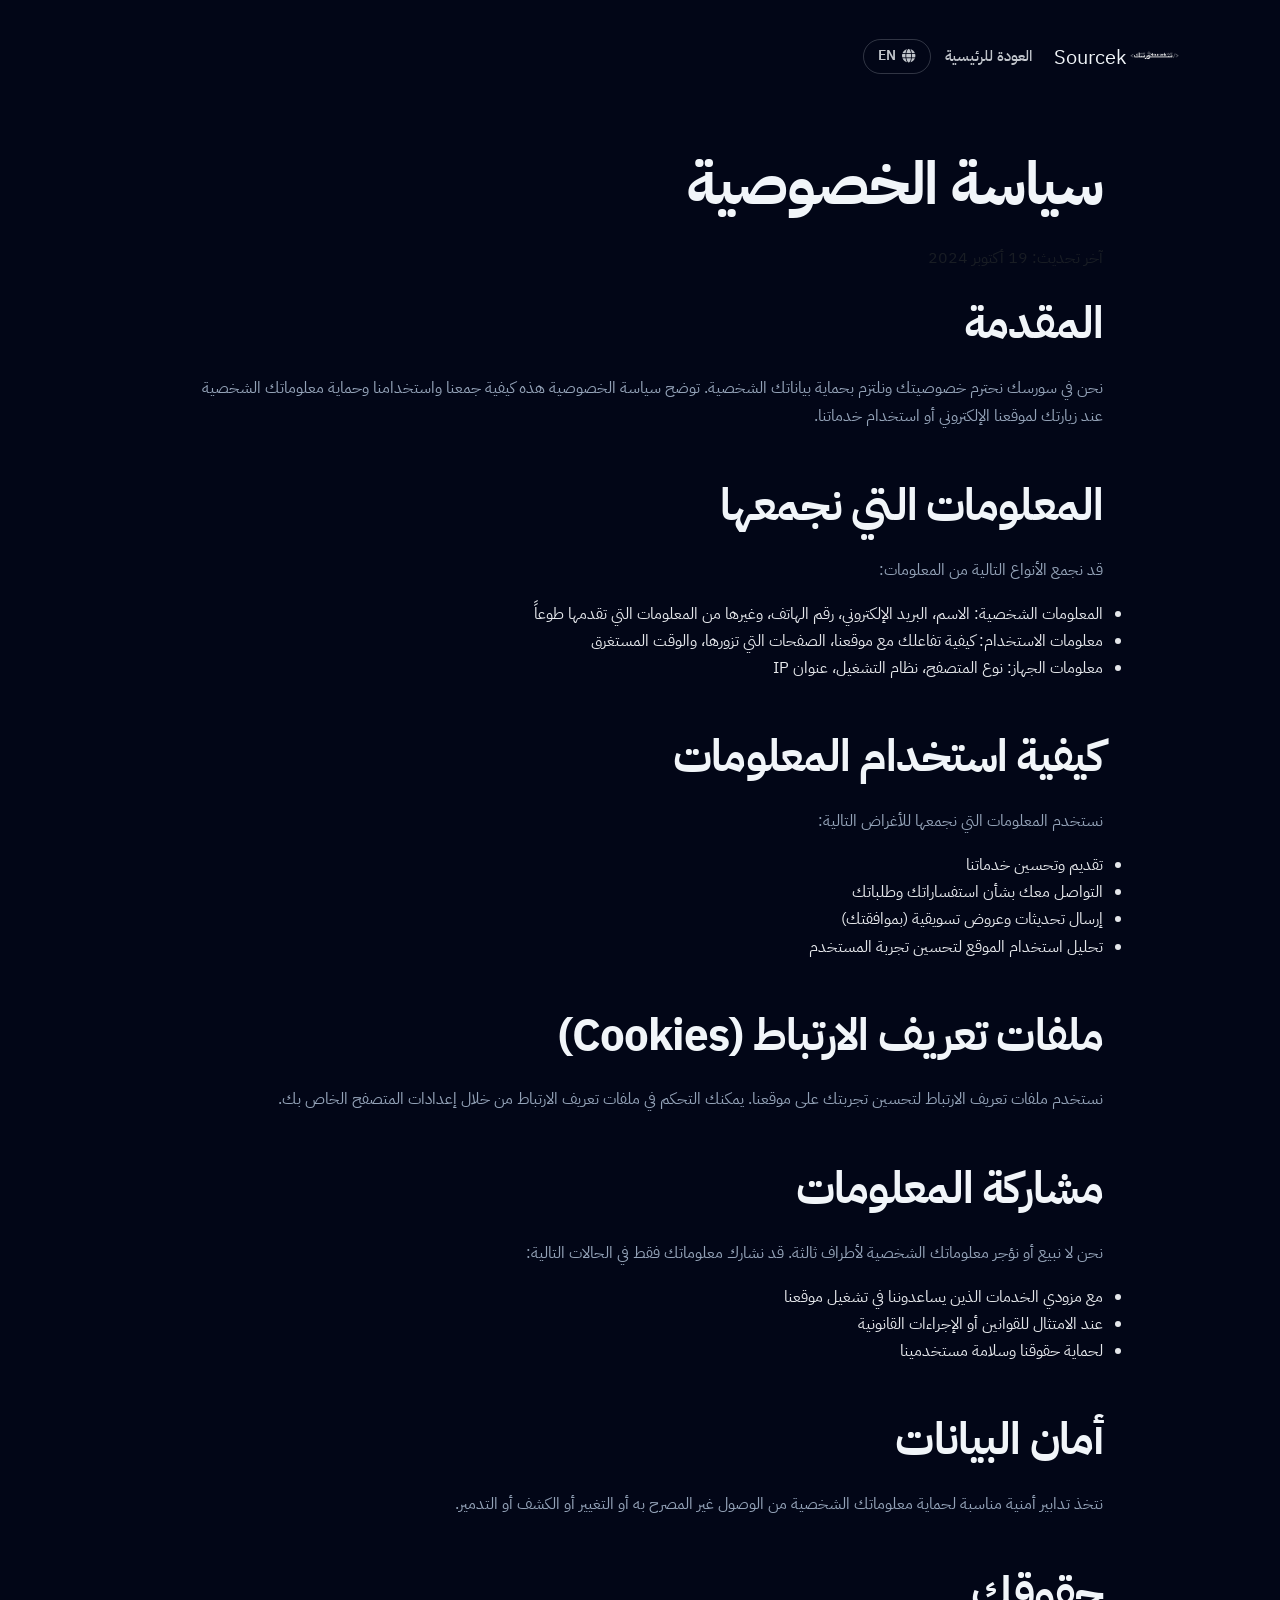
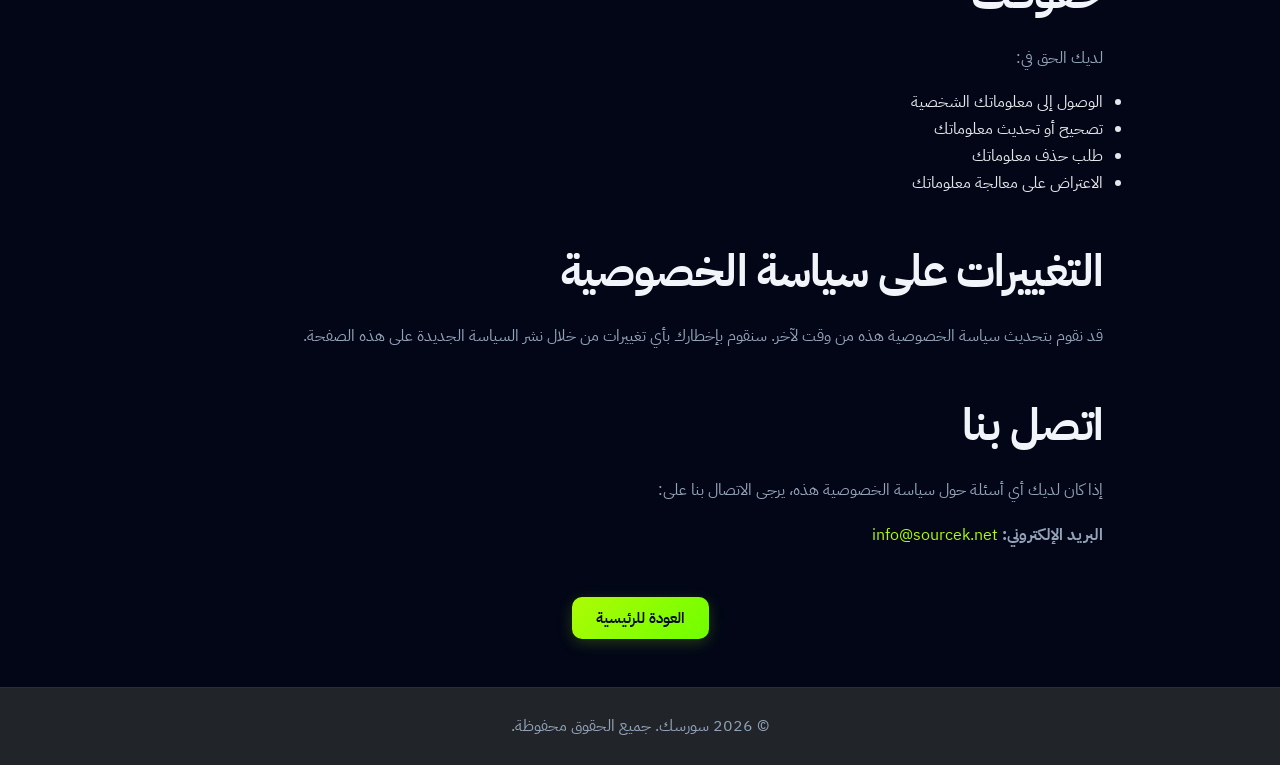
<file: privacy.html>
<!DOCTYPE html>
<html lang="ar" dir="rtl">
<head>
    <meta charset="UTF-8">
    <meta name="viewport" content="width=device-width, initial-scale=1.0">
    <title data-ar="سياسة الخصوصية - سورسك" data-en="Privacy Policy - Sourcek">سياسة الخصوصية - سورسك</title>
    <meta name="description" content="سياسة الخصوصية لموقع سورسك">
    <link rel="canonical" href="https://sourcek.net/privacy.html">
    
    <!-- Fonts -->
    <link rel="preconnect" href="https://fonts.googleapis.com">
    <link rel="preconnect" href="https://fonts.gstatic.com" crossorigin>
    <link href="https://fonts.googleapis.com/css2?family=IBM+Plex+Sans+Arabic:wght@300;400;500;600;700&family=Inter:wght@300;400;500;600;700;800&display=swap" rel="stylesheet">
    
    <!-- Bootstrap 5 CSS -->
    <link href="https://cdn.jsdelivr.net/npm/bootstrap@5.3.2/dist/css/bootstrap.min.css" rel="stylesheet" integrity="sha384-T3c6CoIi6uLrA9TneNEoa7RxnatzjcDSCmG1MXxSR1GAsXEV/Dwwykc2MPK8M2HN" crossorigin="anonymous">
    
    <!-- Font Awesome -->
    <link rel="stylesheet" href="https://cdnjs.cloudflare.com/ajax/libs/font-awesome/6.5.1/css/all.min.css" integrity="sha512-DTOQO9RWCH3ppGqcWaEA1BIZOC6xxalwEsw9c2QQeAIftl+Vegovlnee1c9QX4TctnWMn13TZye+giMm8e2LwA==" crossorigin="anonymous" referrerpolicy="no-referrer">
    
    <!-- Custom CSS -->
    <link rel="stylesheet" href="assets/css/main.css">
</head>
<body class="dark-theme">
    
    <!-- Header/Navbar -->
    <nav class="navbar navbar-expand-lg navbar-dark fixed-top scrolled" id="mainNav">
        <div class="container">
            <a class="navbar-brand" href="index.html">
                <img src="assets/img/logo.png" alt="Sourcek Logo" height="40" class="d-inline-block align-text-top">
                <span class="ms-2">Sourcek</span>
            </a>
            
            <button class="navbar-toggler" type="button" data-bs-toggle="collapse" data-bs-target="#navbarNav">
                <span class="navbar-toggler-icon"></span>
            </button>
            
            <div class="collapse navbar-collapse" id="navbarNav">
                <ul class="navbar-nav ms-auto align-items-center">
                    <li class="nav-item">
                        <a class="nav-link" href="index.html" data-ar="العودة للرئيسية" data-en="Back to Home">العودة للرئيسية</a>
                    </li>
                    <li class="nav-item ms-2">
                        <div class="language-switcher">
                            <button id="langSwitcher" class="btn btn-outline-light btn-sm">
                                <i class="fas fa-globe"></i>
                                <span id="currentLang">EN</span>
                            </button>
                        </div>
                    </li>
                </ul>
            </div>
        </div>
    </nav>

    <!-- Privacy Policy Content -->
    <section class="privacy-section py-5" style="margin-top: 100px;">
        <div class="container">
            <div class="row">
                <div class="col-lg-10 mx-auto">
                    <h1 class="mb-4" data-ar="سياسة الخصوصية" data-en="Privacy Policy">سياسة الخصوصية</h1>
                    
                    <div class="privacy-content">
                        <p class="text-muted mb-4" data-ar="آخر تحديث: 19 أكتوبر 2024" data-en="Last Updated: October 19, 2024">آخر تحديث: 19 أكتوبر 2024</p>
                        
                        <div class="mb-5">
                            <h2 data-ar="المقدمة" data-en="Introduction">المقدمة</h2>
                            <p data-ar="نحن في سورسك نحترم خصوصيتك ونلتزم بحماية بياناتك الشخصية. توضح سياسة الخصوصية هذه كيفية جمعنا واستخدامنا وحماية معلوماتك الشخصية عند زيارتك لموقعنا الإلكتروني أو استخدام خدماتنا." data-en="At Sourcek, we respect your privacy and are committed to protecting your personal data. This privacy policy explains how we collect, use, and protect your personal information when you visit our website or use our services.">نحن في سورسك نحترم خصوصيتك ونلتزم بحماية بياناتك الشخصية. توضح سياسة الخصوصية هذه كيفية جمعنا واستخدامنا وحماية معلوماتك الشخصية عند زيارتك لموقعنا الإلكتروني أو استخدام خدماتنا.</p>
                        </div>
                        
                        <div class="mb-5">
                            <h2 data-ar="المعلومات التي نجمعها" data-en="Information We Collect">المعلومات التي نجمعها</h2>
                            <p data-ar="قد نجمع الأنواع التالية من المعلومات:" data-en="We may collect the following types of information:">قد نجمع الأنواع التالية من المعلومات:</p>
                            <ul>
                                <li data-ar="المعلومات الشخصية: الاسم، البريد الإلكتروني، رقم الهاتف، وغيرها من المعلومات التي تقدمها طوعاً" data-en="Personal Information: Name, email, phone number, and other information you provide voluntarily">المعلومات الشخصية: الاسم، البريد الإلكتروني، رقم الهاتف، وغيرها من المعلومات التي تقدمها طوعاً</li>
                                <li data-ar="معلومات الاستخدام: كيفية تفاعلك مع موقعنا، الصفحات التي تزورها، والوقت المستغرق" data-en="Usage Information: How you interact with our site, pages you visit, and time spent">معلومات الاستخدام: كيفية تفاعلك مع موقعنا، الصفحات التي تزورها، والوقت المستغرق</li>
                                <li data-ar="معلومات الجهاز: نوع المتصفح، نظام التشغيل، عنوان IP" data-en="Device Information: Browser type, operating system, IP address">معلومات الجهاز: نوع المتصفح، نظام التشغيل، عنوان IP</li>
                            </ul>
                        </div>
                        
                        <div class="mb-5">
                            <h2 data-ar="كيفية استخدام المعلومات" data-en="How We Use Information">كيفية استخدام المعلومات</h2>
                            <p data-ar="نستخدم المعلومات التي نجمعها للأغراض التالية:" data-en="We use the information we collect for the following purposes:">نستخدم المعلومات التي نجمعها للأغراض التالية:</p>
                            <ul>
                                <li data-ar="تقديم وتحسين خدماتنا" data-en="Provide and improve our services">تقديم وتحسين خدماتنا</li>
                                <li data-ar="التواصل معك بشأن استفساراتك وطلباتك" data-en="Communicate with you regarding your inquiries and requests">التواصل معك بشأن استفساراتك وطلباتك</li>
                                <li data-ar="إرسال تحديثات وعروض تسويقية (بموافقتك)" data-en="Send updates and marketing offers (with your consent)">إرسال تحديثات وعروض تسويقية (بموافقتك)</li>
                                <li data-ar="تحليل استخدام الموقع لتحسين تجربة المستخدم" data-en="Analyze site usage to improve user experience">تحليل استخدام الموقع لتحسين تجربة المستخدم</li>
                            </ul>
                        </div>
                        
                        <div class="mb-5">
                            <h2 data-ar="ملفات تعريف الارتباط (Cookies)" data-en="Cookies">ملفات تعريف الارتباط (Cookies)</h2>
                            <p data-ar="نستخدم ملفات تعريف الارتباط لتحسين تجربتك على موقعنا. يمكنك التحكم في ملفات تعريف الارتباط من خلال إعدادات المتصفح الخاص بك." data-en="We use cookies to improve your experience on our site. You can control cookies through your browser settings.">نستخدم ملفات تعريف الارتباط لتحسين تجربتك على موقعنا. يمكنك التحكم في ملفات تعريف الارتباط من خلال إعدادات المتصفح الخاص بك.</p>
                        </div>
                        
                        <div class="mb-5">
                            <h2 data-ar="مشاركة المعلومات" data-en="Information Sharing">مشاركة المعلومات</h2>
                            <p data-ar="نحن لا نبيع أو نؤجر معلوماتك الشخصية لأطراف ثالثة. قد نشارك معلوماتك فقط في الحالات التالية:" data-en="We do not sell or rent your personal information to third parties. We may share your information only in the following cases:">نحن لا نبيع أو نؤجر معلوماتك الشخصية لأطراف ثالثة. قد نشارك معلوماتك فقط في الحالات التالية:</p>
                            <ul>
                                <li data-ar="مع مزودي الخدمات الذين يساعدوننا في تشغيل موقعنا" data-en="With service providers who help us operate our site">مع مزودي الخدمات الذين يساعدوننا في تشغيل موقعنا</li>
                                <li data-ar="عند الامتثال للقوانين أو الإجراءات القانونية" data-en="When complying with laws or legal procedures">عند الامتثال للقوانين أو الإجراءات القانونية</li>
                                <li data-ar="لحماية حقوقنا وسلامة مستخدمينا" data-en="To protect our rights and the safety of our users">لحماية حقوقنا وسلامة مستخدمينا</li>
                            </ul>
                        </div>
                        
                        <div class="mb-5">
                            <h2 data-ar="أمان البيانات" data-en="Data Security">أمان البيانات</h2>
                            <p data-ar="نتخذ تدابير أمنية مناسبة لحماية معلوماتك الشخصية من الوصول غير المصرح به أو التغيير أو الكشف أو التدمير." data-en="We take appropriate security measures to protect your personal information from unauthorized access, alteration, disclosure, or destruction.">نتخذ تدابير أمنية مناسبة لحماية معلوماتك الشخصية من الوصول غير المصرح به أو التغيير أو الكشف أو التدمير.</p>
                        </div>
                        
                        <div class="mb-5">
                            <h2 data-ar="حقوقك" data-en="Your Rights">حقوقك</h2>
                            <p data-ar="لديك الحق في:" data-en="You have the right to:">لديك الحق في:</p>
                            <ul>
                                <li data-ar="الوصول إلى معلوماتك الشخصية" data-en="Access your personal information">الوصول إلى معلوماتك الشخصية</li>
                                <li data-ar="تصحيح أو تحديث معلوماتك" data-en="Correct or update your information">تصحيح أو تحديث معلوماتك</li>
                                <li data-ar="طلب حذف معلوماتك" data-en="Request deletion of your information">طلب حذف معلوماتك</li>
                                <li data-ar="الاعتراض على معالجة معلوماتك" data-en="Object to the processing of your information">الاعتراض على معالجة معلوماتك</li>
                            </ul>
                        </div>
                        
                        <div class="mb-5">
                            <h2 data-ar="التغييرات على سياسة الخصوصية" data-en="Changes to Privacy Policy">التغييرات على سياسة الخصوصية</h2>
                            <p data-ar="قد نقوم بتحديث سياسة الخصوصية هذه من وقت لآخر. سنقوم بإخطارك بأي تغييرات من خلال نشر السياسة الجديدة على هذه الصفحة." data-en="We may update this privacy policy from time to time. We will notify you of any changes by posting the new policy on this page.">قد نقوم بتحديث سياسة الخصوصية هذه من وقت لآخر. سنقوم بإخطارك بأي تغييرات من خلال نشر السياسة الجديدة على هذه الصفحة.</p>
                        </div>
                        
                        <div class="mb-5">
                            <h2 data-ar="اتصل بنا" data-en="Contact Us">اتصل بنا</h2>
                            <p data-ar="إذا كان لديك أي أسئلة حول سياسة الخصوصية هذه، يرجى الاتصال بنا على:" data-en="If you have any questions about this privacy policy, please contact us at:">إذا كان لديك أي أسئلة حول سياسة الخصوصية هذه، يرجى الاتصال بنا على:</p>
                            <p>
                                <strong data-ar="البريد الإلكتروني:" data-en="Email:">البريد الإلكتروني:</strong>
                                <a href="mailto:info@sourcek.net">info@sourcek.net</a>
                            </p>
                        </div>
                        
                        <div class="text-center mt-5">
                            <a href="index.html" class="btn btn-primary" data-ar="العودة للرئيسية" data-en="Back to Home">العودة للرئيسية</a>
                        </div>
                    </div>
                </div>
            </div>
        </div>
    </section>

    <!-- Footer -->
    <footer class="footer py-4 bg-dark text-white-50 text-center">
        <div class="container">
            <p class="mb-0">
                <span data-ar="© " data-en="© ">© </span>
                <span id="currentYear">2024</span>
                <span data-ar=" سورسك. جميع الحقوق محفوظة." data-en=" Sourcek. All rights reserved."> سورسك. جميع الحقوق محفوظة.</span>
            </p>
        </div>
    </footer>

    <!-- Bootstrap 5 JS Bundle -->
    <script src="https://cdn.jsdelivr.net/npm/bootstrap@5.3.2/dist/js/bootstrap.bundle.min.js" integrity="sha384-C6RzsynM9kWDrMNeT87bh95OGNyZPhcTNXj1NW7RuBCsyN/o0jlpcV8Qyq46cDfL" crossorigin="anonymous"></script>
    
    <!-- jQuery -->
    <script src="https://code.jquery.com/jquery-3.7.1.min.js" integrity="sha256-/JqT3SQfawRcv/BIHPThkBvs0OEvtFFmqPF/lYI/Cxo=" crossorigin="anonymous"></script>
    
    <!-- Custom JS -->
    <script src="assets/js/main.js"></script>
</body>
</html>
</file>
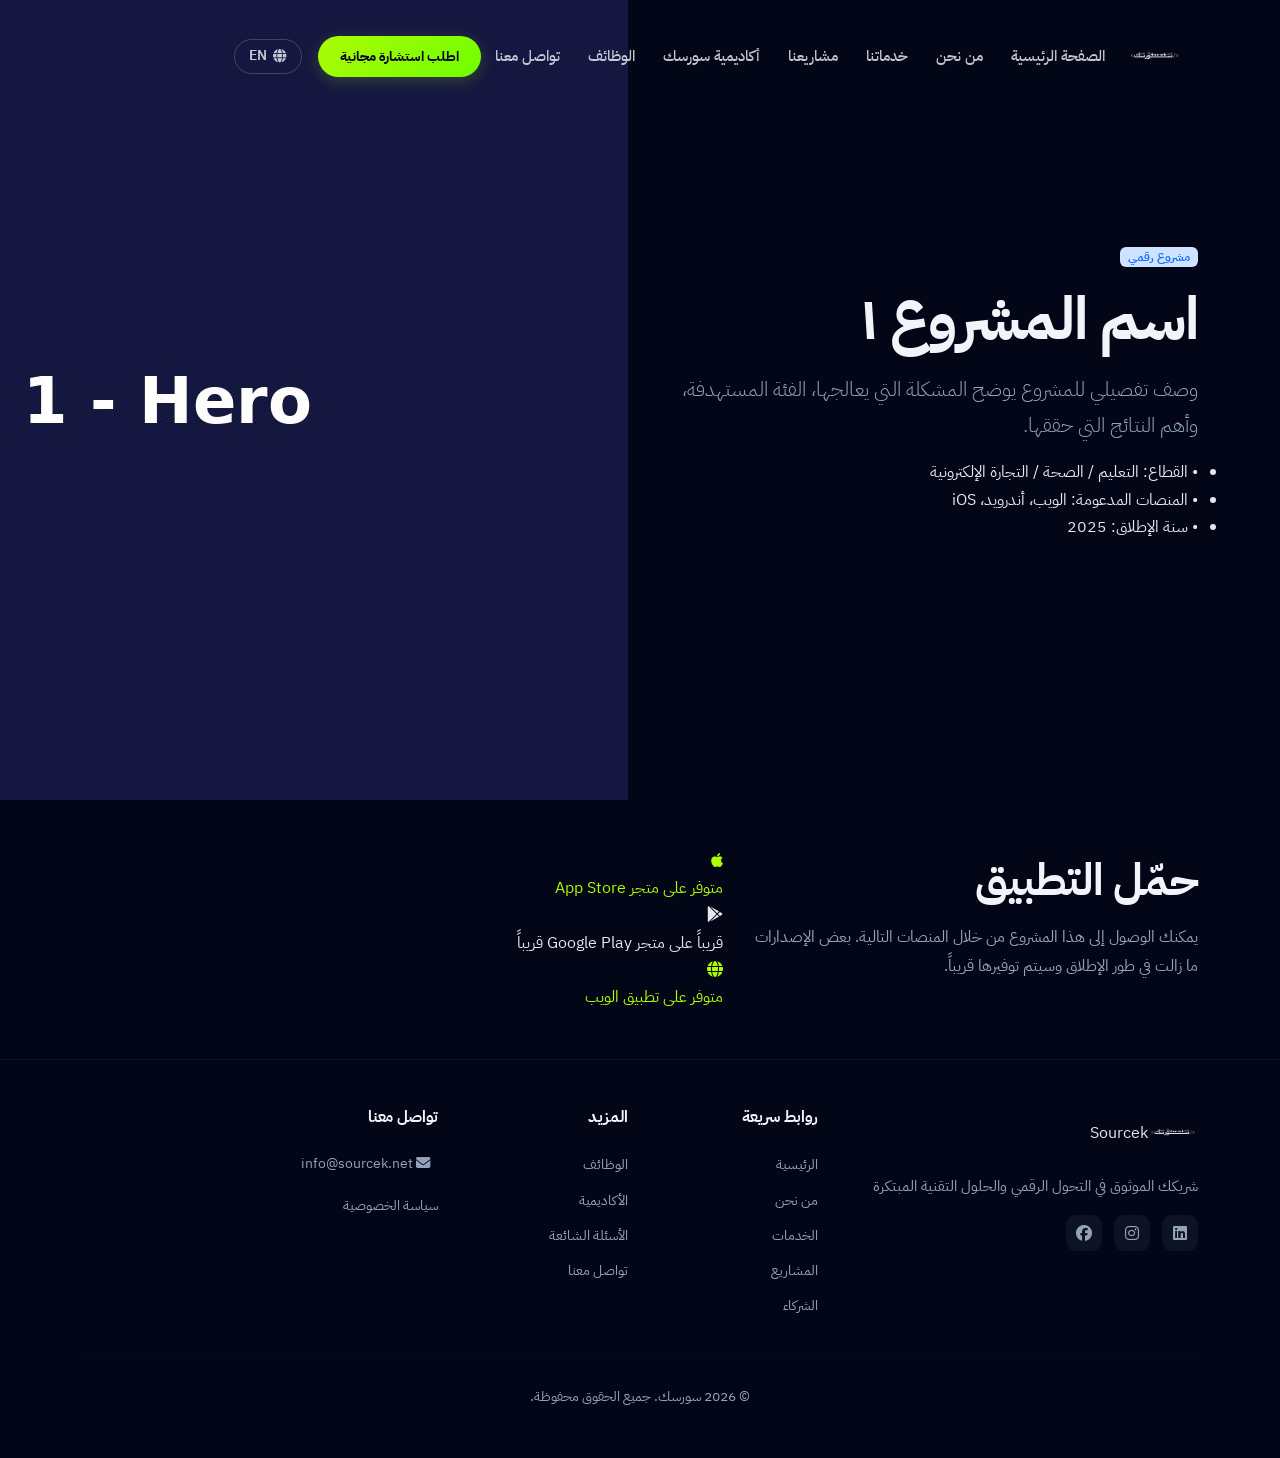
<file: project-details.html>
<!DOCTYPE html>
<html lang="ar" dir="rtl">
<head>
    <meta charset="UTF-8">
    <meta name="viewport" content="width=device-width, initial-scale=1.0">
    
    <!-- SEO Meta Tags -->
    <title data-ar="سورسك - شريكك في التحول الرقمي والتطوير البرمجي" data-en="Sourcek - Your Partner in Digital Transformation and Software Development">مشروع سورسك - تفاصيل المشروع</title>
    <meta name="description" data-ar="سورسك شركة رائدة في تطوير البرمجيات المخصصة، تطبيقات الجوال، أنظمة ERP، الذكاء الاصطناعي والتحول الرقمي. نقدم حلول تقنية مبتكرة تدعم نمو أعمالك." data-en="Sourcek is a leading company in custom software development, mobile applications, ERP systems, artificial intelligence and digital transformation. We provide innovative technical solutions to support your business growth." content="تفاصيل أحد المشاريع الرقمية التي طورتها شركة سورسك، مع توضيح الفكرة والقيمة المضافة للعملاء.">
    <meta name="keywords" content="تطوير البرمجيات, تطبيقات الجوال, ERP, التحول الرقمي, الذكاء الاصطناعي, أمن المعلومات, UI/UX, software development, mobile apps, digital transformation, AI">
    <meta name="author" content="Sourcek">
    <link rel="canonical" href="https://sourcek.net/">
    
    <!-- Open Graph Meta Tags -->
    <meta property="og:title" content="سورسك - شريكك في التحول الرقمي والتطوير البرمجي">
    <meta property="og:description" content="سورسك شركة رائدة في تطوير البرمجيات المخصصة، تطبيقات الجوال، أنظمة ERP، الذكاء الاصطناعي والتحول الرقمي.">
    <meta property="og:type" content="website">
    <meta property="og:url" content="https://sourcek.net/">
    <meta property="og:image" content="https://sourcek.net/assets/img/og-image.jpg">
    <meta property="og:locale" content="ar_AR">
    <meta property="og:locale:alternate" content="en_US">
    
    <!-- Twitter Card Meta Tags -->
    <meta name="twitter:card" content="summary_large_image">
    <meta name="twitter:title" content="سورسك - شريكك في التحول الرقمي والتطوير البرمجي">
    <meta name="twitter:description" content="سورسك شركة رائدة في تطوير البرمجيات المخصصة، تطبيقات الجوال، أنظمة ERP، الذكاء الاصطناعي والتحول الرقمي.">
    <meta name="twitter:image" content="https://sourcek.net/assets/img/twitter-card.jpg">
    
    <!-- Fonts -->
    <link rel="preconnect" href="https://fonts.googleapis.com">
    <link rel="preconnect" href="https://fonts.gstatic.com" crossorigin>
    <link href="https://fonts.googleapis.com/css2?family=IBM+Plex+Sans+Arabic:wght@300;400;500;600;700&family=Inter:wght@300;400;500;600;700;800&display=swap" rel="stylesheet">
    
    <!-- Bootstrap 5 CSS -->
    <link href="https://cdn.jsdelivr.net/npm/bootstrap@5.3.2/dist/css/bootstrap.min.css" rel="stylesheet" integrity="sha384-T3c6CoIi6uLrA9TneNEoa7RxnatzjcDSCmG1MXxSR1GAsXEV/Dwwykc2MPK8M2HN" crossorigin="anonymous">
    
    <!-- Font Awesome -->
    <link rel="stylesheet" href="https://cdnjs.cloudflare.com/ajax/libs/font-awesome/6.5.1/css/all.min.css" integrity="sha512-DTOQO9RWCH3ppGqcWaEA1BIZOC6xxalwEsw9c2QQeAIftl+Vegovlnee1c9QX4TctnWMn13TZye+giMm8e2LwA==" crossorigin="anonymous" referrerpolicy="no-referrer">
    
    <!-- Custom CSS -->
    <link rel="stylesheet" href="assets/css/main.css">
    
    <!-- Schema.org JSON-LD -->
    <script type="application/ld+json">
    {
      "@context": "https://schema.org",
      "@type": "Organization",
      "name": "Sourcek",
      "alternateName": "سورسك",
      "url": "https://sourcek.net",
      "logo": "https://sourcek.net/assets/img/logo.png",
      "email": "info@sourcek.net",
      "sameAs": [
        "https://www.linkedin.com/company/sourcek",
        "https://www.instagram.com/sourcek",
        "https://www.facebook.com/sourcek"
      ],
      "contactPoint": {
        "@type": "ContactPoint",
        "email": "info@sourcek.net",
        "contactType": "Customer Service",
        "availableLanguage": ["Arabic", "English"]
      }
    }
    </script>
    
    <script type="application/ld+json">
    {
      "@context": "https://schema.org",
      "@type": "WebSite",
      "name": "Sourcek",
      "url": "https://sourcek.net",
      "potentialAction": {
        "@type": "SearchAction",
        "target": "https://sourcek.net/search?q={search_term_string}",
        "query-input": "required name=search_term_string"
      }
    }
    </script>
</head>
<body>
    <nav class="navbar navbar-expand-lg navbar-dark fixed-top" id="mainNav">
        <div class="container">
            <a class="navbar-brand" href="index.html#home">
                <img src="./assets/img/logo.png" alt="" height="100" class="d-inline-block align-text-top">
                <span class="ms-2"></span>
            </a>
            
            <button class="navbar-toggler" type="button" data-bs-toggle="collapse" data-bs-target="#navbarNav" aria-controls="navbarNav" aria-expanded="false" aria-label="Toggle navigation">
                <span class="navbar-toggler-icon"></span>
            </button>
            
            <div class="collapse navbar-collapse" id="navbarNav">
                <ul class="navbar-nav ms-auto align-items-center">
                    <li class="nav-item">
                        <a class="nav-link" href="index.html#home" data-ar="الصفحة الرئيسية" data-en="Home">الصفحة الرئيسية</a>
                    </li>
                    <li class="nav-item">
                        <a class="nav-link" href="index.html#about" data-ar="من نحن" data-en="About Us">من نحن</a>
                    </li>
                    <li class="nav-item">
                        <a class="nav-link" href="index.html#services" data-ar="خدماتنا" data-en="Our Services">خدماتنا</a>
                    </li>
                    <li class="nav-item">
                        <a class="nav-link" href="index.html#projects" data-ar="مشاريعنا" data-en="Our Projects">مشاريعنا</a>
                    </li>
                    <li class="nav-item">
                        <a class="nav-link" href="index.html#academy" data-ar="أكاديمية سورسك" data-en="Sourcek Academy">أكاديمية سورسك</a>
                    </li>
                    <li class="nav-item">
                        <a class="nav-link" href="index.html#careers" data-ar="الوظائف" data-en="Careers">الوظائف</a>
                    </li>
                    <li class="nav-item">
                        <a class="nav-link" href="index.html#contact" data-ar="تواصل معنا" data-en="Contact Us">تواصل معنا</a>
                    </li>
                    <li class="nav-item ms-3">
                        <a href="index.html#contact" class="btn btn-primary btn-sm cta-btn" data-ar="اطلب استشارة مجانية" data-en="Request Free Consultation">اطلب استشارة مجانية</a>
                    </li>
                    <li class="nav-item ms-2">
                        <div class="language-switcher">
                            <button id="langSwitcher" class="btn btn-outline-light btn-sm">
                                <i class="fas fa-globe"></i>
                                <span id="currentLang">EN</span>
                            </button>
                        </div>
                    </li>
                </ul>
            </div>
        </div>
    </nav>

    <main class="page-wrapper">

    <!-- Project Detail Hero -->
    <section class="project-detail-hero">
        <div class="container">
            <div class="row align-items-center g-4">
                <div class="col-lg-6">
                    <span class="badge bg-primary-subtle text-primary mb-3"
                          data-ar="مشروع رقمي"
                          data-en="Digital Project">
                        مشروع رقمي
                    </span>

                    <h1 class="mb-3"
                        data-ar="اسم المشروع ١"
                        data-en="Project Name 1">
                        اسم المشروع ١
                    </h1>

                    <p class="lead"
                       data-ar="وصف تفصيلي للمشروع يوضح المشكلة التي يعالجها، الفئة المستهدفة، وأهم النتائج التي حققها."
                       data-en="Detailed description of the project, the problem it solves, its target audience, and the main results achieved.">
                        وصف تفصيلي للمشروع يوضح المشكلة التي يعالجها، الفئة المستهدفة، وأهم النتائج التي حققها.
                    </p>

                    <ul class="project-highlights">
                        <li data-ar="• القطاع: التعليم / الصحة / التجارة الإلكترونية"
                            data-en="• Industry: Education / Health / E‑commerce">
                            • القطاع: التعليم / الصحة / التجارة الإلكترونية
                        </li>
                        <li data-ar="• المنصات المدعومة: الويب، أندرويد، iOS"
                            data-en="• Platforms: Web, Android, iOS">
                            • المنصات المدعومة: الويب، أندرويد، iOS
                        </li>
                        <li data-ar="• سنة الإطلاق: 2025"
                            data-en="• Launch year: 2025">
                            • سنة الإطلاق: 2025
                        </li>
                    </ul>
                </div>

                <div class="col-lg-6">
                    <div class="project-hero-image">
                        <img src="./assets/img/projects/project-1-hero.jpg"
                             alt="Project 1 main screens" loading="lazy">
                    </div>
                </div>
            </div>
        </div>
    </section>


    <!-- Download Section -->
    <section class="download-section py-5">
        <div class="container">
            <div class="row align-items-center g-4">
                <div class="col-lg-5">
                    <h2 class="mb-3"
                        data-ar="حمّل التطبيق"
                        data-en="Download the app">
                        حمّل التطبيق
                    </h2>
                    <p class="mb-4"
                       data-ar="يمكنك الوصول إلى هذا المشروع من خلال المنصات التالية. بعض الإصدارات ما زالت في طور الإطلاق وسيتم توفيرها قريباً."
                       data-en="You can access this product from the following platforms. Some versions are still under launch and will be available soon.">
                        يمكنك الوصول إلى هذا المشروع من خلال المنصات التالية. بعض الإصدارات ما زالت في طور الإطلاق وسيتم توفيرها قريباً.
                    </p>
                </div>

                <div class="col-lg-7">
                    <div class="download-badges">
                        <!-- iOS -->
                        <a href="#"
                           class="download-badge"
                           aria-label="Download on the App Store">
                            <div class="download-icon">
                                <i class="fab fa-apple"></i>
                            </div>
                            <div class="download-text">
                                <span class="download-label"
                                      data-ar="متوفر على"
                                      data-en="Download on">متوفر على</span>
                                <span class="download-store"
                                      data-ar="متجر App Store"
                                      data-en="App Store">متجر App Store</span>
                            </div>
                        </a>

                        <!-- Android (Coming soon) -->
                        <div class="download-badge disabled"
                             aria-label="Coming soon on Google Play">
                            <div class="download-icon">
                                <i class="fab fa-google-play"></i>
                            </div>
                            <div class="download-text">
                                <span class="download-label"
                                      data-ar="قريباً على"
                                      data-en="Coming soon on">قريباً على</span>
                                <span class="download-store"
                                      data-ar="متجر Google Play"
                                      data-en="Google Play">متجر Google Play</span>
                                <span class="download-soon-badge"
                                      data-ar="قريباً"
                                      data-en="Soon">قريباً</span>
                            </div>
                        </div>

                        <!-- Web App -->
                        <a href="#"
                           class="download-badge"
                           aria-label="Open web application">
                            <div class="download-icon">
                                <i class="fas fa-globe"></i>
                            </div>
                            <div class="download-text">
                                <span class="download-label"
                                      data-ar="متوفر على"
                                      data-en="Available on">متوفر على</span>
                                <span class="download-store"
                                      data-ar="تطبيق الويب"
                                      data-en="Web App">تطبيق الويب</span>
                            </div>
                        </a>
                    </div>
                </div>
            </div>
        </div>
    </section>

    </main>

    <!-- Footer -->
    <footer class="footer py-5">
        <div class="container">
            <div class="row g-4">
                <div class="col-lg-4 col-md-6">
                    <div class="footer-brand mb-3">
                        <img src="assets/img/logo.png" alt="Sourcek Logo" height="120">
                        <span class="ms-2">Sourcek</span>
                    </div>
                    <p class="footer-description" data-ar="شريكك الموثوق في التحول الرقمي والحلول التقنية المبتكرة" data-en="Your trusted partner in digital transformation and innovative technical solutions">شريكك الموثوق في التحول الرقمي والحلول التقنية المبتكرة</p>
                    <div class="footer-social mt-3">
                        <a href="index.html#" target="_blank" rel="noopener noreferrer" aria-label="LinkedIn">
                            <i class="fab fa-linkedin"></i>
                        </a>
                        <a href="https://www.instagram.com/sourcek.iq/" target="_blank" rel="noopener noreferrer" aria-label="Instagram">
                            <i class="fab fa-instagram"></i>
                        </a>
                        <a href="https://www.facebook.com/people/Sourcek-%D8%B3%D9%88%D8%B1%D8%B3%D9%83/61582160223405/" target="_blank" rel="noopener noreferrer" aria-label="Facebook">
                            <i class="fab fa-facebook"></i>
                        </a>
                    </div>
                </div>
                
                <div class="col-lg-2 col-md-6">
                    <h5 class="footer-title" data-ar="روابط سريعة" data-en="Quick Links">روابط سريعة</h5>
                    <ul class="footer-links">
                        <li><a href="index.html#home" data-ar="الرئيسية" data-en="Home">الرئيسية</a></li>
                        <li><a href="index.html#about" data-ar="من نحن" data-en="About">من نحن</a></li>
                        <li><a href="index.html#services" data-ar="الخدمات" data-en="Services">الخدمات</a></li>
                        <li><a href="index.html#projects" data-ar="المشاريع" data-en="Projects">المشاريع</a></li>
                        <li><a href="index.html#partners" data-ar="الشركاء" data-en="Partners">الشركاء</a></li>
                    </ul>
                </div>
                
                <div class="col-lg-2 col-md-6">
                    <h5 class="footer-title" data-ar="المزيد" data-en="More">المزيد</h5>
                    <ul class="footer-links">
                        <li><a href="index.html#careers" data-ar="الوظائف" data-en="Careers">الوظائف</a></li>
                        <li><a href="index.html#academy" data-ar="الأكاديمية" data-en="Academy">الأكاديمية</a></li>
                        <li><a href="index.html#faq" data-ar="الأسئلة الشائعة" data-en="FAQ">الأسئلة الشائعة</a></li>
                        <li><a href="index.html#contact" data-ar="تواصل معنا" data-en="Contact">تواصل معنا</a></li>
                    </ul>
                </div>
                
                <div class="col-lg-4 col-md-6">
                    <h5 class="footer-title" data-ar="تواصل معنا" data-en="Contact Us">تواصل معنا</h5>
                    <ul class="footer-contact">
                        <li>
                            <i class="fas fa-envelope me-2"></i>
                            <a href="mailto:info@sourcek.net">info@sourcek.net</a>
                        </li>
                    </ul>
                    <div class="mt-3">
                        <a href="privacy.html" class="footer-link-small" data-ar="سياسة الخصوصية" data-en="Privacy Policy">سياسة الخصوصية</a>
                    </div>
                </div>
            </div>
            
            <hr class="footer-divider my-4">
            
            <div class="row">
                <div class="col-12 text-center">
                    <p class="footer-copyright mb-0">
                        <span data-ar="© " data-en="© ">© </span>
                        <span id="currentYear">2025</span>
                        <span data-ar=" سورسك. جميع الحقوق محفوظة." data-en=" Sourcek. All rights reserved."> سورسك. جميع الحقوق محفوظة.</span>
                    </p>
                </div>
            </div>
        </div>
    </footer>

<!-- Bootstrap 5 JS Bundle -->
    <script src="https://cdn.jsdelivr.net/npm/bootstrap@5.3.2/dist/js/bootstrap.bundle.min.js" integrity="sha384-C6RzsynM9kWDrMNeT87bh95OGNyZPhcTNXj1NW7RuBCsyN/o0jlpcV8Qyq46cDfL" crossorigin="anonymous"></script>
    
    <!-- jQuery -->
    <script src="https://code.jquery.com/jquery-3.7.1.min.js" integrity="sha256-/JqT3SQfawRcv/BIHPThkBvs0OEvtFFmqPF/lYI/Cxo=" crossorigin="anonymous"></script>
    
    <!-- Custom JS -->
    <script src="assets/js/main.js"></script>
    
    
</body>
</html>
</file>
<file: assets/css/main.css>
/* =================================================================
   Sourcek Website - Enhanced Stylesheet
   Dark Neon Theme · Bilingual (AR/EN) · Production-Grade
   ================================================================= */

/* =================================================================
   CSS Variables
   ================================================================= */
:root {
    /* Brand Colors */
    --color-primary: #adfb05;
    --color-primary-dim: rgba(173, 251, 5, 0.15);
    --color-accent: #d4ff5a;
    --color-dark: #e5e7eb;
    --color-gray: #94a3b8;
    --color-background: #020617;
    --color-surface: #0a0f1e;
    --color-surface-2: #0f172a;
    --color-white: #f1f5f9;
    --color-light: #0f172a;
    --color-danger: #ef4444;
    --color-success: #22c55e;

    /* Gradients */
    --gradient-primary: linear-gradient(135deg, #adfb05 0%, #6fff00 100%);
    --gradient-hero: linear-gradient(160deg, #020617 0%, #0a0f1e 50%, #020617 100%);
    --gradient-accent: linear-gradient(135deg, #adfb05 0%, #d4ff5a 100%);
    --gradient-dark: linear-gradient(135deg, #020617 0%, #0a0f1e 100%);
    --gradient-glow: radial-gradient(600px circle at var(--mouse-x, 50%) var(--mouse-y, 50%), rgba(173, 251, 5, 0.06), transparent 40%);
    --gradient-mesh:
        radial-gradient(ellipse at 10% 20%, rgba(173, 251, 5, 0.08) 0px, transparent 50%),
        radial-gradient(ellipse at 90% 80%, rgba(173, 251, 5, 0.05) 0px, transparent 50%);

    /* Typography */
    --font-arabic: 'IBM Plex Sans Arabic', sans-serif;
    --font-english: 'Outfit', sans-serif;
    --font-mono: 'JetBrains Mono', monospace;

    /* Spacing */
    --spacing-xs: 0.5rem;
    --spacing-sm: 1rem;
    --spacing-md: 1.5rem;
    --spacing-lg: 2rem;
    --spacing-xl: 3rem;
    --spacing-2xl: 4rem;
    --spacing-3xl: 6rem;
    --spacing-4xl: 8rem;

    /* Border Radius */
    --radius-sm: 6px;
    --radius-md: 10px;
    --radius-lg: 16px;
    --radius-xl: 20px;
    --radius-2xl: 28px;
    --radius-full: 9999px;

    /* Shadows */
    --shadow-sm: 0 1px 3px rgba(0,0,0,0.3);
    --shadow-md: 0 4px 20px rgba(0,0,0,0.4);
    --shadow-lg: 0 12px 40px rgba(0,0,0,0.5);
    --shadow-xl: 0 24px 60px rgba(0,0,0,0.6);
    --shadow-glow: 0 0 30px rgba(173, 251, 5, 0.25);
    --shadow-glow-lg: 0 0 60px rgba(173, 251, 5, 0.35);

    /* Transitions */
    --transition-fast: 150ms cubic-bezier(0.4, 0, 0.2, 1);
    --transition-base: 300ms cubic-bezier(0.4, 0, 0.2, 1);
    --transition-slow: 500ms cubic-bezier(0.4, 0, 0.2, 1);
    --transition-spring: 500ms cubic-bezier(0.34, 1.56, 0.64, 1);
}

/* =================================================================
   Base Styles
   ================================================================= */
*, *::before, *::after {
    margin: 0;
    padding: 0;
    box-sizing: border-box;
}

html {
    scroll-behavior: smooth;
    font-size: 16px;
    scrollbar-width: thin;
    scrollbar-color: #1e293b #020617;
}

body {
    font-family: var(--font-arabic);
    color: var(--color-dark);
    background-color: var(--color-background);
    line-height: 1.7;
    overflow-x: hidden;
    -webkit-font-smoothing: antialiased;
    -moz-osx-font-smoothing: grayscale;
}

body[lang="en"] { font-family: var(--font-english); }

@media (prefers-reduced-motion: reduce) {
    *, *::before, *::after {
        animation-duration: 0.01ms !important;
        animation-iteration-count: 1 !important;
        transition-duration: 0.01ms !important;
        scroll-behavior: auto !important;
    }
}

/* Scrollbar */
::-webkit-scrollbar { width: 8px; }
::-webkit-scrollbar-track { background: #020617; }
::-webkit-scrollbar-thumb { background: #1e293b; border-radius: 99px; }
::-webkit-scrollbar-thumb:hover { background: #334155; }

/* Focus & Selection */
:focus-visible {
    outline: 2px solid var(--color-primary);
    outline-offset: 3px;
}
::selection {
    background-color: rgba(173, 251, 5, 0.3);
    color: #fff;
}

/* =================================================================
   Typography
   ================================================================= */
h1, h2, h3, h4, h5, h6 {
    font-weight: 700;
    line-height: 1.2;
    margin-bottom: var(--spacing-md);
    color: #f1f5f9;
    letter-spacing: -0.02em;
}
h1 { font-size: clamp(2.25rem, 5vw, 3.75rem); font-weight: 800; }
h2 { font-size: clamp(1.75rem, 4vw, 2.75rem); }
h3 { font-size: clamp(1.5rem, 3vw, 2rem); }
h4 { font-size: clamp(1.25rem, 2.5vw, 1.5rem); }
h5 { font-size: 1.125rem; }
h6 { font-size: 1rem; }
p { margin-bottom: var(--spacing-sm); font-size: 1rem; line-height: 1.8; color: var(--color-gray); }
a { color: var(--color-primary); text-decoration: none; transition: color var(--transition-base); }
a:hover { color: var(--color-accent); }

/* =================================================================
   Section Styles
   ================================================================= */
section { position: relative; overflow: hidden; }

.section-header { margin-bottom: var(--spacing-2xl); }

.section-badge {
    display: inline-flex;
    align-items: center;
    gap: 8px;
    padding: 6px 16px;
    background: var(--color-primary-dim);
    border: 1px solid rgba(173, 251, 5, 0.2);
    border-radius: var(--radius-full);
    font-size: 0.8rem;
    font-weight: 600;
    color: var(--color-primary);
    text-transform: uppercase;
    letter-spacing: 0.1em;
    margin-bottom: var(--spacing-md);
}
.section-badge i { font-size: 0.7rem; }

.section-title {
    position: relative;
    display: inline-block;
    margin-bottom: var(--spacing-md);
}
.section-title .highlight {
    color: var(--color-primary);
}

.section-subtitle {
    font-size: 1.125rem;
    color: var(--color-gray);
    max-width: 620px;
    margin: 0 auto;
    line-height: 1.8;
}

/* Decorative grid background for sections */
.grid-bg {
    position: absolute;
    inset: 0;
    background-image:
        linear-gradient(rgba(173, 251, 5, 0.03) 1px, transparent 1px),
        linear-gradient(90deg, rgba(173, 251, 5, 0.03) 1px, transparent 1px);
    background-size: 60px 60px;
    pointer-events: none;
    mask-image: radial-gradient(ellipse at center, black 30%, transparent 70%);
    -webkit-mask-image: radial-gradient(ellipse at center, black 30%, transparent 70%);
}

/* =================================================================
   Cookie Consent
   ================================================================= */
.cookie-consent {
    position: fixed;
    bottom: 0;
    left: 0;
    right: 0;
    background: rgba(15, 23, 42, 0.98);
    backdrop-filter: blur(20px);
    color: var(--color-dark);
    padding: var(--spacing-md) 0;
    z-index: 9999;
    border-top: 1px solid rgba(173, 251, 5, 0.15);
    animation: slideUp 0.5s var(--transition-base);
}
@keyframes slideUp { from { transform: translateY(100%); } to { transform: translateY(0); } }
.cookie-content { display: flex; align-items: center; justify-content: space-between; gap: var(--spacing-md); flex-wrap: wrap; }
.cookie-content p { margin: 0; flex: 1; min-width: 250px; font-size: 0.9rem; }
.cookie-buttons { display: flex; gap: var(--spacing-sm); }

/* =================================================================
   Navigation
   ================================================================= */
.navbar {
    background: transparent;
    padding: var(--spacing-md) 0;
    transition: all var(--transition-base);
    z-index: 1000;
}
.navbar.scrolled {
    background: rgba(2, 6, 23, 0.92);
    backdrop-filter: blur(20px) saturate(180%);
    box-shadow: 0 1px 0 rgba(173, 251, 5, 0.08);
    padding: 10px 0;
}
.navbar-brand {
    display: flex;
    align-items: center;
    color: #f1f5f9 !important;
    transition: transform var(--transition-base);
}
.navbar-brand:hover { transform: scale(1.03); }
.navbar-brand img { height: 55px; transition: height var(--transition-base); }
.navbar.scrolled .navbar-brand img { height: 42px; }

.navbar-nav .nav-link {
    color: rgba(241, 245, 249, 0.8) !important;
    font-weight: 500;
    font-size: 0.92rem;
    padding: 8px 14px !important;
    transition: all var(--transition-base);
    position: relative;
    border-radius: var(--radius-sm);
}
.navbar-nav .nav-link:hover,
.navbar-nav .nav-link.active {
    color: var(--color-primary) !important;
    background: rgba(173, 251, 5, 0.05);
}

.cta-btn {
    background: var(--gradient-primary) !important;
    border: none !important;
    color: #020617 !important;
    font-weight: 700 !important;
    padding: 10px 22px !important;
    border-radius: var(--radius-full) !important;
    box-shadow: var(--shadow-glow);
    transition: all var(--transition-base) !important;
    font-size: 0.88rem !important;
}
.cta-btn:hover {
    transform: translateY(-2px) !important;
    box-shadow: var(--shadow-glow-lg) !important;
}

.language-switcher button {
    display: flex;
    align-items: center;
    gap: 6px;
    border: 1px solid rgba(241, 245, 249, 0.2);
    border-radius: var(--radius-full);
    padding: 6px 14px;
    font-size: 0.85rem;
    color: rgba(241, 245, 249, 0.8);
    transition: all var(--transition-base);
}
.language-switcher button:hover {
    border-color: var(--color-primary);
    color: var(--color-primary);
}

/* =================================================================
   Hero Section
   ================================================================= */
.hero-section {
    position: relative;
    min-height: 100vh;
    display: flex;
    align-items: center;
    justify-content: center;
    background: var(--gradient-hero);
    color: #f1f5f9;
    overflow: hidden;
}
.hero-section::before {
    content: '';
    position: absolute;
    inset: 0;
    background: var(--gradient-mesh);
    animation: meshDrift 25s ease-in-out infinite alternate;
    pointer-events: none;
}
@keyframes meshDrift {
    0% { opacity: 0.6; transform: scale(1); }
    100% { opacity: 1; transform: scale(1.15) rotate(1deg); }
}

/* Animated particles canvas */
#heroParticles {
    position: absolute;
    inset: 0;
    z-index: 1;
    pointer-events: none;
}

.hero-content {
    position: relative;
    z-index: 2;
    animation: heroFadeIn 1.2s cubic-bezier(0.16, 1, 0.3, 1);
}
@keyframes heroFadeIn {
    from { opacity: 0; transform: translateY(50px); }
    to { opacity: 1; transform: translateY(0); }
}

.hero-eyebrow {
    display: inline-flex;
    align-items: center;
    gap: 10px;
    padding: 8px 20px;
    background: rgba(173, 251, 5, 0.08);
    border: 1px solid rgba(173, 251, 5, 0.2);
    border-radius: var(--radius-full);
    font-size: 0.85rem;
    font-weight: 600;
    color: var(--color-primary);
    margin-bottom: var(--spacing-lg);
    animation: heroFadeIn 1.2s 0.2s both;
}
.hero-eyebrow .pulse-dot {
    width: 8px;
    height: 8px;
    background: var(--color-primary);
    border-radius: 50%;
    animation: pulse 2s infinite;
}
@keyframes pulse {
    0%, 100% { opacity: 1; transform: scale(1); }
    50% { opacity: 0.5; transform: scale(1.5); }
}

.hero-title {
    font-size: clamp(2.5rem, 6vw, 4.25rem);
    font-weight: 800;
    line-height: 1.1;
    margin-bottom: var(--spacing-md);
    letter-spacing: -0.03em;
    animation: heroFadeIn 1.2s 0.3s both;
}
.hero-title .text-glow {
    color: var(--color-primary);
    text-shadow: 0 0 40px rgba(173, 251, 5, 0.4);
}

.hero-subtitle {
    font-size: clamp(1rem, 2vw, 1.2rem);
    line-height: 1.9;
    margin-bottom: var(--spacing-xl);
    opacity: 0.85;
    max-width: 700px;
    margin-left: auto;
    margin-right: auto;
    animation: heroFadeIn 1.2s 0.5s both;
}

.hero-cta {
    display: flex;
    gap: var(--spacing-md);
    justify-content: center;
    flex-wrap: wrap;
    animation: heroFadeIn 1.2s 0.7s both;
}
.hero-cta .btn { padding: 14px 32px; font-size: 1rem; font-weight: 700; border-radius: var(--radius-full); transition: all var(--transition-base); }
.hero-cta .btn-primary {
    background: var(--gradient-primary);
    border: none;
    color: #020617;
    box-shadow: var(--shadow-glow);
}
.hero-cta .btn-primary:hover {
    transform: translateY(-3px) scale(1.03);
    box-shadow: var(--shadow-glow-lg);
}
.hero-cta .btn-outline-light {
    border: 1.5px solid rgba(241, 245, 249, 0.25);
    color: #f1f5f9;
    background: rgba(241, 245, 249, 0.04);
}
.hero-cta .btn-outline-light:hover {
    background: rgba(241, 245, 249, 0.1);
    border-color: rgba(241, 245, 249, 0.5);
    transform: translateY(-2px);
}

/* Hero stats strip */
.hero-stats {
    display: flex;
    justify-content: center;
    gap: var(--spacing-2xl);
    margin-top: var(--spacing-3xl);
    animation: heroFadeIn 1.2s 0.9s both;
}
.hero-stat { text-align: center; }
.hero-stat-number { font-size: 2rem; font-weight: 800; color: var(--color-primary); display: block; }
.hero-stat-label { font-size: 0.8rem; color: var(--color-gray); text-transform: uppercase; letter-spacing: 0.05em; }

.scroll-indicator {
    position: absolute;
    bottom: var(--spacing-lg);
    left: 50%;
    transform: translateX(-50%);
    z-index: 3;
}
.scroll-down {
    display: inline-flex;
    align-items: center;
    justify-content: center;
    width: 44px;
    height: 44px;
    border: 1.5px solid rgba(173, 251, 5, 0.3);
    border-radius: 50%;
    color: var(--color-primary);
    font-size: 1rem;
    animation: scrollBounce 2.5s infinite;
}
@keyframes scrollBounce {
    0%, 100% { transform: translateY(0); }
    50% { transform: translateY(8px); }
}

/* =================================================================
   Service Cards
   ================================================================= */
.services-section { background: var(--color-background); padding: var(--spacing-4xl) 0; }

.service-card {
    background: var(--color-surface);
    border-radius: var(--radius-xl);
    padding: var(--spacing-xl);
    border: 1px solid rgba(148, 163, 184, 0.1);
    transition: all var(--transition-base);
    height: 100%;
    position: relative;
    overflow: hidden;
}
.service-card::before {
    content: '';
    position: absolute;
    inset: 0;
    background: radial-gradient(600px circle at var(--card-x, 50%) var(--card-y, 50%), rgba(173, 251, 5, 0.04), transparent 40%);
    opacity: 0;
    transition: opacity var(--transition-base);
    pointer-events: none;
}
.service-card:hover::before { opacity: 1; }
.service-card:hover {
    border-color: rgba(173, 251, 5, 0.25);
    transform: translateY(-6px);
    box-shadow: 0 20px 50px rgba(0, 0, 0, 0.5);
}

.service-card-highlight {
    background: linear-gradient(135deg, rgba(173, 251, 5, 0.1) 0%, rgba(15, 23, 42, 0.96) 100%);
    border-color: rgba(173, 251, 5, 0.3);
}

.service-icon {
    width: 64px;
    height: 64px;
    background: var(--color-primary-dim);
    border-radius: var(--radius-lg);
    display: flex;
    align-items: center;
    justify-content: center;
    margin-bottom: var(--spacing-md);
    font-size: 1.6rem;
    color: var(--color-primary);
    transition: all var(--transition-spring);
}
.service-card:hover .service-icon {
    transform: scale(1.1) rotate(5deg);
    background: var(--gradient-primary);
    color: #020617;
    box-shadow: var(--shadow-glow);
}

.service-title { font-size: 1.25rem; font-weight: 700; margin-bottom: var(--spacing-xs); }
.service-description { color: var(--color-gray); margin-bottom: var(--spacing-md); font-size: 0.95rem; line-height: 1.7; }

.service-link {
    color: var(--color-primary);
    font-weight: 600;
    font-size: 0.9rem;
    display: inline-flex;
    align-items: center;
    gap: 6px;
    transition: all var(--transition-base);
}
.service-link:hover { gap: 10px; color: var(--color-accent); }

/* =================================================================
   Why Sourcek / Value Cards
   ================================================================= */
.why-sourcek-section { background: var(--color-surface); padding: var(--spacing-4xl) 0; }

.value-card {
    background: var(--color-background);
    border-radius: var(--radius-xl);
    padding: var(--spacing-xl);
    text-align: center;
    transition: all var(--transition-base);
    height: 100%;
    border: 1px solid rgba(148, 163, 184, 0.08);
}
.value-card:hover {
    border-color: rgba(173, 251, 5, 0.2);
    transform: translateY(-4px);
    box-shadow: var(--shadow-lg);
}
.value-icon {
    width: 56px;
    height: 56px;
    background: var(--gradient-primary);
    border-radius: var(--radius-lg);
    display: flex;
    align-items: center;
    justify-content: center;
    margin: 0 auto var(--spacing-md);
    font-size: 1.4rem;
    color: #020617;
}
.value-title { font-size: 1.15rem; font-weight: 700; margin-bottom: var(--spacing-xs); }
.value-description { color: var(--color-gray); font-size: 0.9rem; line-height: 1.7; }

/* =================================================================
   Stats Section
   ================================================================= */
.stats-section {
    background: var(--color-surface);
    padding: var(--spacing-3xl) 0;
    position: relative;
    border-top: 1px solid rgba(173, 251, 5, 0.08);
    border-bottom: 1px solid rgba(173, 251, 5, 0.08);
}
.stat-item { text-align: center; padding: var(--spacing-lg); }
.stat-icon { font-size: 2rem; color: var(--color-primary); margin-bottom: var(--spacing-sm); display: block; }
.stat-number { font-size: 2.75rem; font-weight: 800; color: #f1f5f9; display: inline-block; }
.stat-percent { font-size: 1.75rem; font-weight: 800; color: #f1f5f9; }
.stat-label { font-size: 0.95rem; color: var(--color-gray); margin: 0; }

/* =================================================================
   About Section
   ================================================================= */
.about-section { background: var(--color-background); padding: var(--spacing-4xl) 0; }
.about-image img { border-radius: var(--radius-2xl); width: 100%; height: auto; border: 1px solid rgba(148, 163, 184, 0.1); }
.about-content h3 { color: var(--color-primary); font-size: 1.35rem; font-weight: 700; }
.feature-item { display: flex; align-items: flex-start; gap: var(--spacing-sm); margin-bottom: var(--spacing-md); }
.feature-item i { font-size: 1.25rem; color: var(--color-primary); margin-top: 4px; flex-shrink: 0; }
.feature-item h5 { color: #f1f5f9; margin-bottom: 4px; }
.feature-item p { color: var(--color-gray); }

/* =================================================================
   How We Work / Process Section (NEW)
   ================================================================= */
.process-section { background: var(--color-surface); padding: var(--spacing-4xl) 0; }

.process-timeline {
    position: relative;
    display: grid;
    grid-template-columns: repeat(4, 1fr);
    gap: var(--spacing-lg);
}
.process-timeline::before {
    content: '';
    position: absolute;
    top: 44px;
    left: 10%;
    right: 10%;
    height: 2px;
    background: linear-gradient(90deg, transparent, rgba(173, 251, 5, 0.3), rgba(173, 251, 5, 0.3), transparent);
}

.process-step {
    text-align: center;
    position: relative;
    z-index: 1;
}
.process-number {
    width: 56px;
    height: 56px;
    background: var(--color-background);
    border: 2px solid rgba(173, 251, 5, 0.3);
    border-radius: 50%;
    display: flex;
    align-items: center;
    justify-content: center;
    margin: 0 auto var(--spacing-md);
    font-size: 1.2rem;
    font-weight: 800;
    color: var(--color-primary);
    transition: all var(--transition-base);
}
.process-step:hover .process-number {
    background: var(--gradient-primary);
    color: #020617;
    border-color: var(--color-primary);
    box-shadow: var(--shadow-glow);
    transform: scale(1.1);
}
.process-step-icon {
    font-size: 1.5rem;
    color: var(--color-primary);
    margin-bottom: var(--spacing-sm);
}
.process-step h4 { font-size: 1.05rem; margin-bottom: var(--spacing-xs); }
.process-step p { font-size: 0.88rem; color: var(--color-gray); line-height: 1.6; }

/* =================================================================
   Community Section
   ================================================================= */
.community-section { background: var(--color-background); padding: var(--spacing-4xl) 0; }

.community-card {
    background: var(--color-surface);
    border-radius: var(--radius-xl);
    padding: var(--spacing-xl);
    border: 1px solid rgba(148, 163, 184, 0.1);
    transition: all var(--transition-base);
    height: 100%;
}
.community-card:hover {
    transform: translateY(-5px);
    border-color: rgba(173, 251, 5, 0.2);
    box-shadow: var(--shadow-lg);
}
.community-icon {
    width: 56px;
    height: 56px;
    background: var(--color-primary-dim);
    border-radius: var(--radius-lg);
    display: flex;
    align-items: center;
    justify-content: center;
    margin-bottom: var(--spacing-md);
    font-size: 1.5rem;
    color: var(--color-primary);
}
.community-title { font-size: 1.15rem; font-weight: 700; margin-bottom: var(--spacing-xs); }
.community-description { color: var(--color-gray); line-height: 1.7; font-size: 0.95rem; }

/* =================================================================
   Projects Section
   ================================================================= */
.projects-section { background: var(--color-surface); padding: var(--spacing-4xl) 0; }

.project-card {
    background: var(--color-background);
    border-radius: var(--radius-xl);
    overflow: hidden;
    border: 1px solid rgba(148, 163, 184, 0.1);
    height: 100%;
    display: flex;
    flex-direction: column;
    transition: all var(--transition-base);
}
.project-card:hover {
    transform: translateY(-6px);
    border-color: rgba(173, 251, 5, 0.2);
    box-shadow: var(--shadow-xl);
}
.project-image { position: relative; padding-top: 58%; overflow: hidden; }
.project-image img { position: absolute; inset: 0; width: 100%; height: 100%; object-fit: cover; transition: transform 0.6s ease; }
.project-card:hover .project-image img { transform: scale(1.06); }
.project-content { padding: var(--spacing-lg); display: flex; flex-direction: column; flex-grow: 1; }
.project-title { font-size: 1.1rem; font-weight: 700; margin-bottom: var(--spacing-xs); }
.project-description { color: var(--color-gray); font-size: 0.9rem; margin-bottom: var(--spacing-md); }

/* =================================================================
   Partners Section
   ================================================================= */
.partners-section { background: var(--color-background); padding: var(--spacing-4xl) 0; }

.partners-grid {
    display: grid;
    grid-template-columns: repeat(auto-fit, minmax(180px, 1fr));
    gap: var(--spacing-lg);
    align-items: stretch;
    justify-items: center;
}
.partner-logo {
    background: var(--color-surface);
    border-radius: var(--radius-xl);
    padding: var(--spacing-xl) var(--spacing-lg);
    border: 1px solid rgba(148, 163, 184, 0.1);
    display: flex;
    flex-direction: column;
    align-items: center;
    justify-content: center;
    text-align: center;
    gap: 0.75rem;
    transition: all var(--transition-base);
    width: 100%;
}
.partner-logo:hover {
    transform: translateY(-4px);
    border-color: rgba(173, 251, 5, 0.3);
    box-shadow: 0 16px 40px rgba(173, 251, 5, 0.1);
}
.partner-logo img { width: 100%; max-height: 80px; object-fit: contain; filter: brightness(0.8); transition: filter var(--transition-base); }
.partner-logo:hover img { filter: brightness(1); }
.partner-name { font-size: 0.9rem; font-weight: 600; color: var(--color-gray); margin: 0; }

/* =================================================================
   Tech Stack Section (NEW)
   ================================================================= */
.tech-section { background: var(--color-surface); padding: var(--spacing-4xl) 0; }

.tech-grid {
    display: grid;
    grid-template-columns: repeat(auto-fit, minmax(100px, 1fr));
    gap: var(--spacing-md);
}
.tech-item {
    display: flex;
    flex-direction: column;
    align-items: center;
    gap: 10px;
    padding: var(--spacing-lg) var(--spacing-sm);
    background: var(--color-background);
    border-radius: var(--radius-lg);
    border: 1px solid rgba(148, 163, 184, 0.06);
    transition: all var(--transition-base);
    text-align: center;
}
.tech-item:hover {
    border-color: rgba(173, 251, 5, 0.2);
    transform: translateY(-3px);
    box-shadow: 0 8px 25px rgba(0,0,0,0.3);
}
.tech-item i { font-size: 2rem; color: var(--color-primary); }
.tech-item span { font-size: 0.78rem; font-weight: 600; color: var(--color-gray); }

/* =================================================================
   Testimonials Section (NEW - uncommented & enhanced)
   ================================================================= */
.testimonials-section { background: var(--color-background); padding: var(--spacing-4xl) 0; }

.testimonial-card {
    background: var(--color-surface);
    border-radius: var(--radius-2xl);
    padding: var(--spacing-2xl);
    text-align: center;
    max-width: 700px;
    margin: 0 auto;
    border: 1px solid rgba(148, 163, 184, 0.1);
    position: relative;
}
.testimonial-card::before {
    content: '\201C';
    position: absolute;
    top: 10px;
    right: 30px;
    font-size: 80px;
    color: rgba(173, 251, 5, 0.08);
    font-family: Georgia, serif;
    line-height: 1;
}
[dir="rtl"] .testimonial-card::before { right: auto; left: 30px; }
.testimonial-avatar {
    width: 80px;
    height: 80px;
    border-radius: 50%;
    overflow: hidden;
    margin: 0 auto var(--spacing-md);
    border: 3px solid rgba(173, 251, 5, 0.3);
    background: var(--color-primary-dim);
    display: flex;
    align-items: center;
    justify-content: center;
}
.testimonial-avatar i { font-size: 2rem; color: var(--color-primary); }
.testimonial-rating { color: var(--color-primary); font-size: 1rem; margin-bottom: var(--spacing-sm); }
.testimonial-text { font-size: 1.05rem; line-height: 1.9; color: var(--color-dark); font-style: italic; margin: var(--spacing-md) 0; }
.testimonial-name { font-size: 1.1rem; font-weight: 700; color: var(--color-primary); margin-bottom: 4px; }
.testimonial-position { color: var(--color-gray); font-size: 0.88rem; }

.carousel-control-prev-icon,
.carousel-control-next-icon {
    width: 36px;
    height: 36px;
    background-color: rgba(173, 251, 5, 0.15);
    border: 1px solid rgba(173, 251, 5, 0.3);
    border-radius: 50%;
    padding: 8px;
}

/* =================================================================
   Careers Section
   ================================================================= */
.careers-section { background: var(--color-background); padding: var(--spacing-4xl) 0; }

.career-culture-card {
    background: linear-gradient(135deg, rgba(173, 251, 5, 0.04) 0%, var(--color-surface) 100%);
    border-radius: var(--radius-xl);
    padding: var(--spacing-xl);
    border: 1px solid rgba(173, 251, 5, 0.15);
}
.job-card {
    background: var(--color-surface);
    border-radius: var(--radius-xl);
    padding: var(--spacing-xl);
    border: 1px solid rgba(148, 163, 184, 0.1);
    transition: all var(--transition-base);
    height: 100%;
}
.job-card:hover {
    transform: translateY(-4px);
    border-color: rgba(173, 251, 5, 0.2);
    box-shadow: var(--shadow-lg);
}
.job-header { display: flex; justify-content: space-between; align-items: start; margin-bottom: var(--spacing-md); gap: var(--spacing-sm); flex-wrap: wrap; }
.job-title { font-size: 1.25rem; font-weight: 700; margin: 0; }
.job-type {
    background: var(--color-primary-dim);
    color: var(--color-primary);
    padding: 4px 14px;
    border-radius: var(--radius-full);
    font-size: 0.8rem;
    font-weight: 600;
    border: 1px solid rgba(173, 251, 5, 0.2);
}
.job-location { color: var(--color-gray); margin-bottom: var(--spacing-md); font-size: 0.9rem; }
.job-description { color: var(--color-gray); line-height: 1.7; margin-bottom: var(--spacing-md); font-size: 0.95rem; }

/* =================================================================
   FAQ Section
   ================================================================= */
.faq-section { background: var(--color-surface); padding: var(--spacing-4xl) 0; }

.accordion-item {
    border: none;
    margin-bottom: var(--spacing-sm);
    border-radius: var(--radius-lg) !important;
    overflow: hidden;
    background: var(--color-background);
    border: 1px solid rgba(148, 163, 184, 0.1);
}
.accordion-button {
    background: var(--color-background);
    color: #f1f5f9;
    font-weight: 600;
    font-size: 1rem;
    padding: var(--spacing-md) var(--spacing-lg);
    border: none;
}
.accordion-button:not(.collapsed) {
    background: rgba(173, 251, 5, 0.06);
    color: var(--color-primary);
    box-shadow: none;
}
.accordion-button:focus { box-shadow: none; }
.accordion-button::after { filter: invert(0.7); }
.accordion-button:not(.collapsed)::after { filter: brightness(0) saturate(100%) invert(85%) sepia(76%) saturate(1000%) hue-rotate(30deg); }
.accordion-body { padding: var(--spacing-lg); background: var(--color-background); line-height: 1.8; color: var(--color-gray); }

/* =================================================================
   Newsletter CTA Section (NEW)
   ================================================================= */
.cta-section {
    background: var(--color-background);
    padding: var(--spacing-3xl) 0;
    position: relative;
}
.cta-card {
    background: linear-gradient(135deg, rgba(173, 251, 5, 0.06) 0%, var(--color-surface) 50%, rgba(173, 251, 5, 0.04) 100%);
    border: 1px solid rgba(173, 251, 5, 0.15);
    border-radius: var(--radius-2xl);
    padding: var(--spacing-3xl) var(--spacing-2xl);
    text-align: center;
    position: relative;
    overflow: hidden;
}
.cta-card::before {
    content: '';
    position: absolute;
    top: -50%;
    left: -50%;
    width: 200%;
    height: 200%;
    background: radial-gradient(circle, rgba(173, 251, 5, 0.05) 0%, transparent 50%);
    pointer-events: none;
}
.cta-card h2 { margin-bottom: var(--spacing-sm); }
.cta-card p { max-width: 500px; margin: 0 auto var(--spacing-lg); }

/* =================================================================
   Contact Section
   ================================================================= */
.contact-section { background: var(--color-surface); padding: var(--spacing-4xl) 0; }

.contact-info-item { text-align: center; margin-bottom: var(--spacing-lg); }
.contact-icon {
    width: 56px;
    height: 56px;
    background: var(--color-primary-dim);
    border: 1px solid rgba(173, 251, 5, 0.15);
    border-radius: var(--radius-lg);
    display: flex;
    align-items: center;
    justify-content: center;
    margin: 0 auto var(--spacing-sm);
    font-size: 1.3rem;
    color: var(--color-primary);
}
.contact-info-item h5 { font-weight: 700; margin-bottom: 4px; }
.contact-info-item a { color: var(--color-primary); font-weight: 600; font-size: 0.95rem; }

.social-links { text-align: center; }
.social-links h5 { margin-bottom: var(--spacing-sm); }
.social-links a {
    display: inline-flex;
    align-items: center;
    justify-content: center;
    width: 42px;
    height: 42px;
    background: var(--color-primary-dim);
    border: 1px solid rgba(173, 251, 5, 0.15);
    color: var(--color-primary);
    border-radius: var(--radius-lg);
    margin: 0 4px;
    font-size: 1.1rem;
    transition: all var(--transition-base);
}
.social-links a:hover {
    background: var(--gradient-primary);
    color: #020617;
    transform: translateY(-3px);
    box-shadow: var(--shadow-glow);
}

.contact-form-wrapper {
    background: var(--color-background);
    border-radius: var(--radius-xl);
    padding: var(--spacing-xl);
    border: 1px solid rgba(148, 163, 184, 0.1);
}
.form-label { font-weight: 600; color: #f1f5f9; margin-bottom: 6px; font-size: 0.9rem; }
.form-control, .form-select {
    background: var(--color-surface);
    border: 1px solid rgba(148, 163, 184, 0.2);
    border-radius: var(--radius-md);
    padding: 12px 16px;
    color: #f1f5f9;
    transition: all var(--transition-base);
    font-size: 0.95rem;
}
.form-control::placeholder { color: rgba(148, 163, 184, 0.6); }
.form-control:focus, .form-select:focus {
    border-color: var(--color-primary);
    box-shadow: 0 0 0 3px rgba(173, 251, 5, 0.1);
    background: var(--color-surface);
    color: #f1f5f9;
}
.form-text { font-size: 0.8rem; }

/* Form validation */
.form-control.is-invalid { border-color: var(--color-danger); }
.form-control.is-valid { border-color: var(--color-success); }
.invalid-feedback { color: var(--color-danger); font-size: 0.82rem; }

.map-placeholder { border-radius: var(--radius-xl); overflow: hidden; border: 1px solid rgba(148, 163, 184, 0.1); }

/* =================================================================
   Footer
   ================================================================= */
.footer {
    background: var(--color-background);
    border-top: 1px solid rgba(148, 163, 184, 0.08);
    padding: var(--spacing-3xl) 0 var(--spacing-lg);
}
.footer-brand { display: flex; align-items: center; margin-bottom: var(--spacing-md); }
.footer-brand img { height: 50px; }
.footer-description { color: var(--color-gray); line-height: 1.7; font-size: 0.92rem; }
.footer-social a {
    display: inline-flex;
    align-items: center;
    justify-content: center;
    width: 36px;
    height: 36px;
    background: rgba(148, 163, 184, 0.08);
    color: var(--color-gray);
    border-radius: var(--radius-md);
    margin-right: 8px;
    transition: all var(--transition-base);
}
[dir="rtl"] .footer-social a { margin-right: 0; margin-left: 8px; }
.footer-social a:hover { background: var(--color-primary-dim); color: var(--color-primary); transform: translateY(-2px); }
.footer-title { color: #f1f5f9; font-weight: 700; margin-bottom: var(--spacing-md); font-size: 1rem; }
.footer-links { list-style: none; padding: 0; }
.footer-links li { margin-bottom: 8px; }
.footer-links a { color: var(--color-gray); font-size: 0.9rem; transition: all var(--transition-base); }
.footer-links a:hover { color: var(--color-primary); }
.footer-contact { list-style: none; padding: 0; }
.footer-contact li { margin-bottom: var(--spacing-sm); color: var(--color-gray); font-size: 0.9rem; }
.footer-contact a { color: var(--color-gray); }
.footer-contact a:hover { color: var(--color-primary); }
.footer-link-small { color: var(--color-gray); font-size: 0.85rem; }
.footer-link-small:hover { color: var(--color-primary); }
.footer-divider { border-color: rgba(148, 163, 184, 0.08); }
.footer-copyright { color: var(--color-gray); font-size: 0.88rem; }

/* =================================================================
   Buttons
   ================================================================= */
.btn {
    border-radius: var(--radius-md);
    padding: 10px 24px;
    font-weight: 600;
    transition: all var(--transition-base);
    font-size: 0.92rem;
}
.btn-primary {
    background: var(--gradient-primary);
    border: none;
    color: #020617;
    box-shadow: 0 4px 15px rgba(173, 251, 5, 0.2);
}
.btn-primary:hover {
    transform: translateY(-2px);
    box-shadow: var(--shadow-glow);
    color: #020617;
}
.btn-outline-primary {
    border: 1.5px solid var(--color-primary);
    color: var(--color-primary);
    background: transparent;
}
.btn-outline-primary:hover {
    background: var(--color-primary);
    color: #020617;
    transform: translateY(-2px);
}
.btn-outline-light {
    border: 1.5px solid rgba(241, 245, 249, 0.2);
    color: #f1f5f9;
}
.btn-outline-light:hover {
    background: rgba(241, 245, 249, 0.1);
    color: #f1f5f9;
}

/* =================================================================
   Scroll Reveal Animations
   ================================================================= */
.reveal {
    opacity: 0;
    transform: translateY(30px);
    transition: opacity 0.7s ease-out, transform 0.7s ease-out;
}
.reveal.revealed {
    opacity: 1;
    transform: translateY(0);
}
.reveal-delay-1 { transition-delay: 0.1s; }
.reveal-delay-2 { transition-delay: 0.2s; }
.reveal-delay-3 { transition-delay: 0.3s; }
.reveal-delay-4 { transition-delay: 0.4s; }

/* =================================================================
   Responsive
   ================================================================= */
@media (max-width: 991px) {
    .navbar-collapse {
        background: rgba(2, 6, 23, 0.98);
        backdrop-filter: blur(20px);
        padding: var(--spacing-md);
        border-radius: var(--radius-lg);
        margin-top: var(--spacing-md);
        border: 1px solid rgba(148, 163, 184, 0.1);
    }
    .hero-stats { gap: var(--spacing-lg); }
    .hero-stat-number { font-size: 1.5rem; }
    .process-timeline {
        grid-template-columns: repeat(2, 1fr);
    }
    .process-timeline::before { display: none; }
}

@media (max-width: 767px) {
    :root {
        --spacing-xl: 2rem;
        --spacing-2xl: 3rem;
        --spacing-3xl: 4rem;
        --spacing-4xl: 5rem;
    }
    .hero-stats { flex-direction: column; gap: var(--spacing-sm); }
    .hero-stat { display: flex; align-items: center; gap: var(--spacing-sm); }
    .hero-stat-number { font-size: 1.3rem; }
    .partners-grid { grid-template-columns: repeat(2, 1fr); }
    .cookie-content { flex-direction: column; text-align: center; }
    .cookie-buttons { width: 100%; justify-content: center; }
    .tech-grid { grid-template-columns: repeat(3, 1fr); }
}

@media (max-width: 575px) {
    .process-timeline { grid-template-columns: 1fr; }
    .partners-grid { grid-template-columns: 1fr; }
    .tech-grid { grid-template-columns: repeat(2, 1fr); }
    .hero-cta { flex-direction: column; }
    .hero-cta .btn { width: 100%; }
}

/* =================================================================
   Print Styles
   ================================================================= */
@media print {
    .navbar, .cookie-consent, .scroll-indicator, .footer-social, .cta-btn, .btn, #heroParticles { display: none !important; }
    body { font-size: 12pt; line-height: 1.5; background: #fff; color: #000; }
    h1, h2, h3, h4, h5, h6 { color: #000; page-break-after: avoid; }
    p { color: #333; }
    img { max-width: 100% !important; }
}

/* =================================================================
   Dark overrides for bg-light sections
   ================================================================= */
.bg-light { background-color: var(--color-surface) !important; }
</file>
